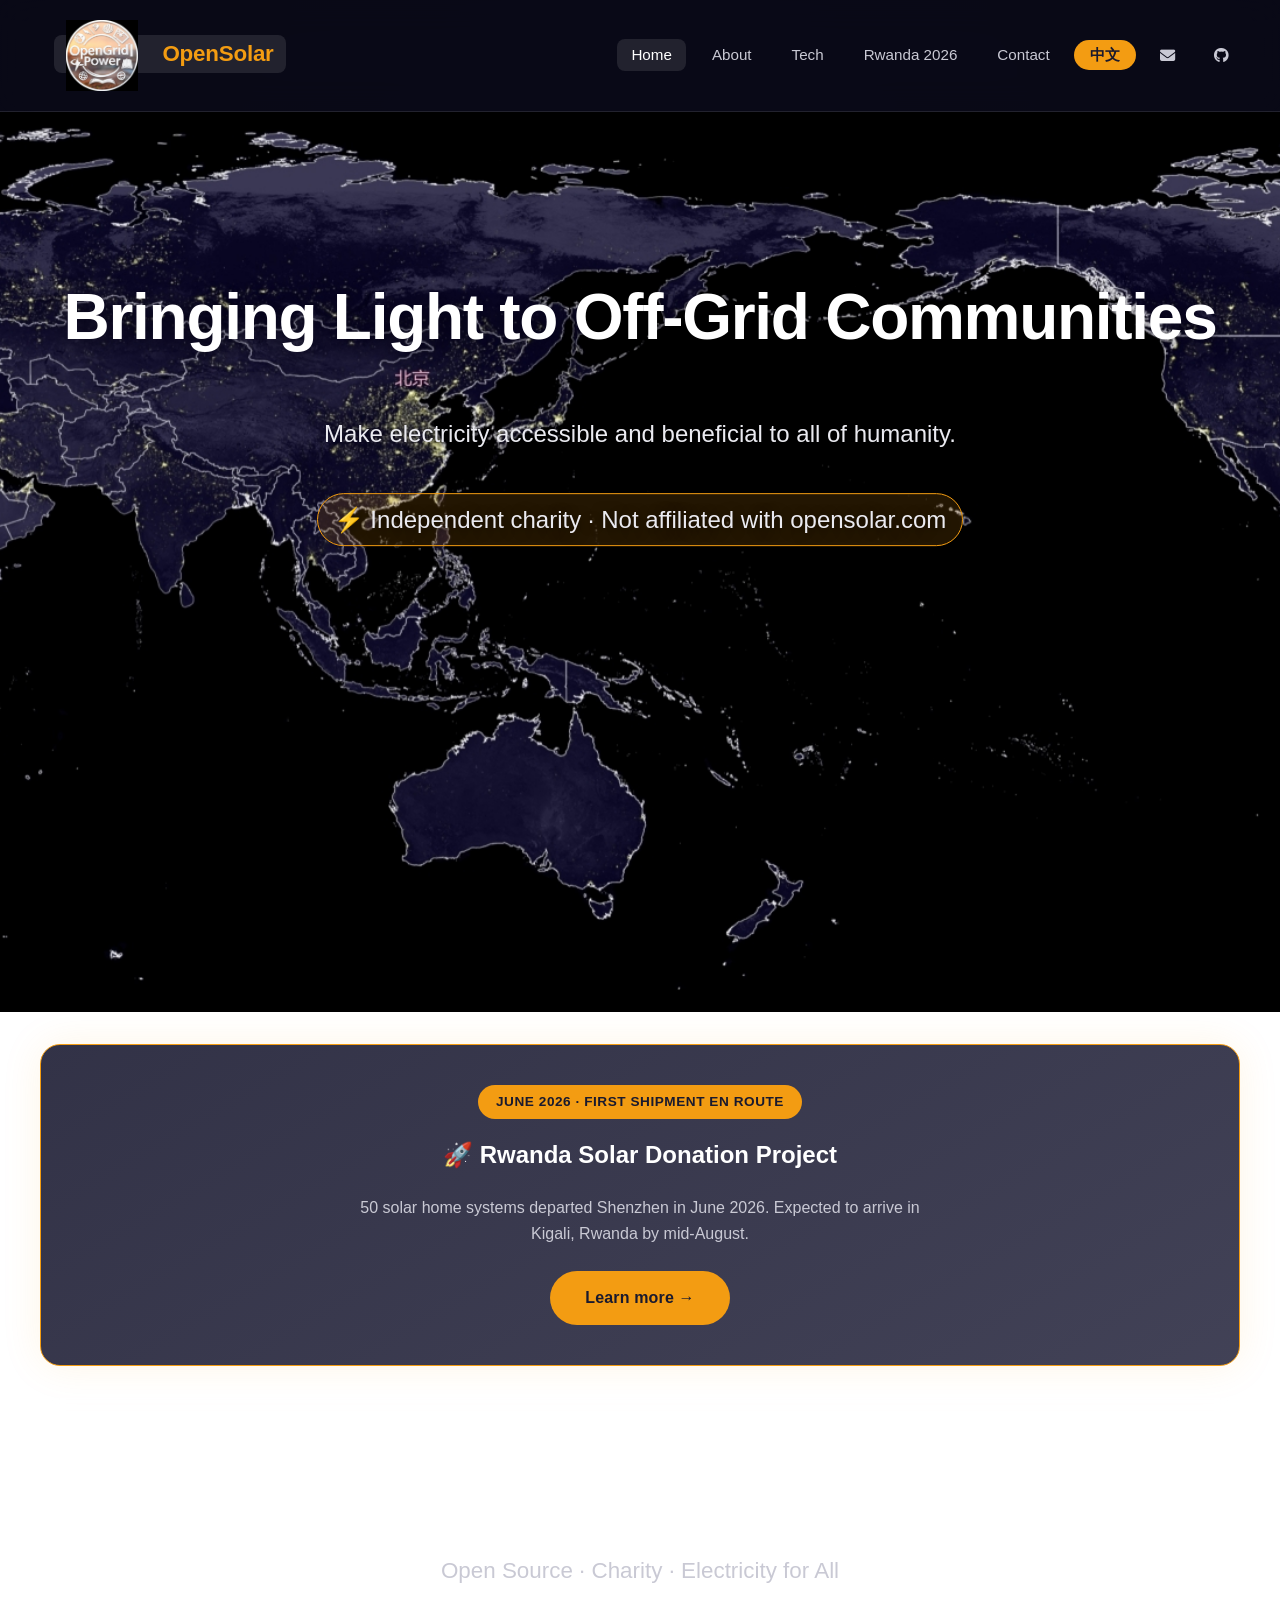
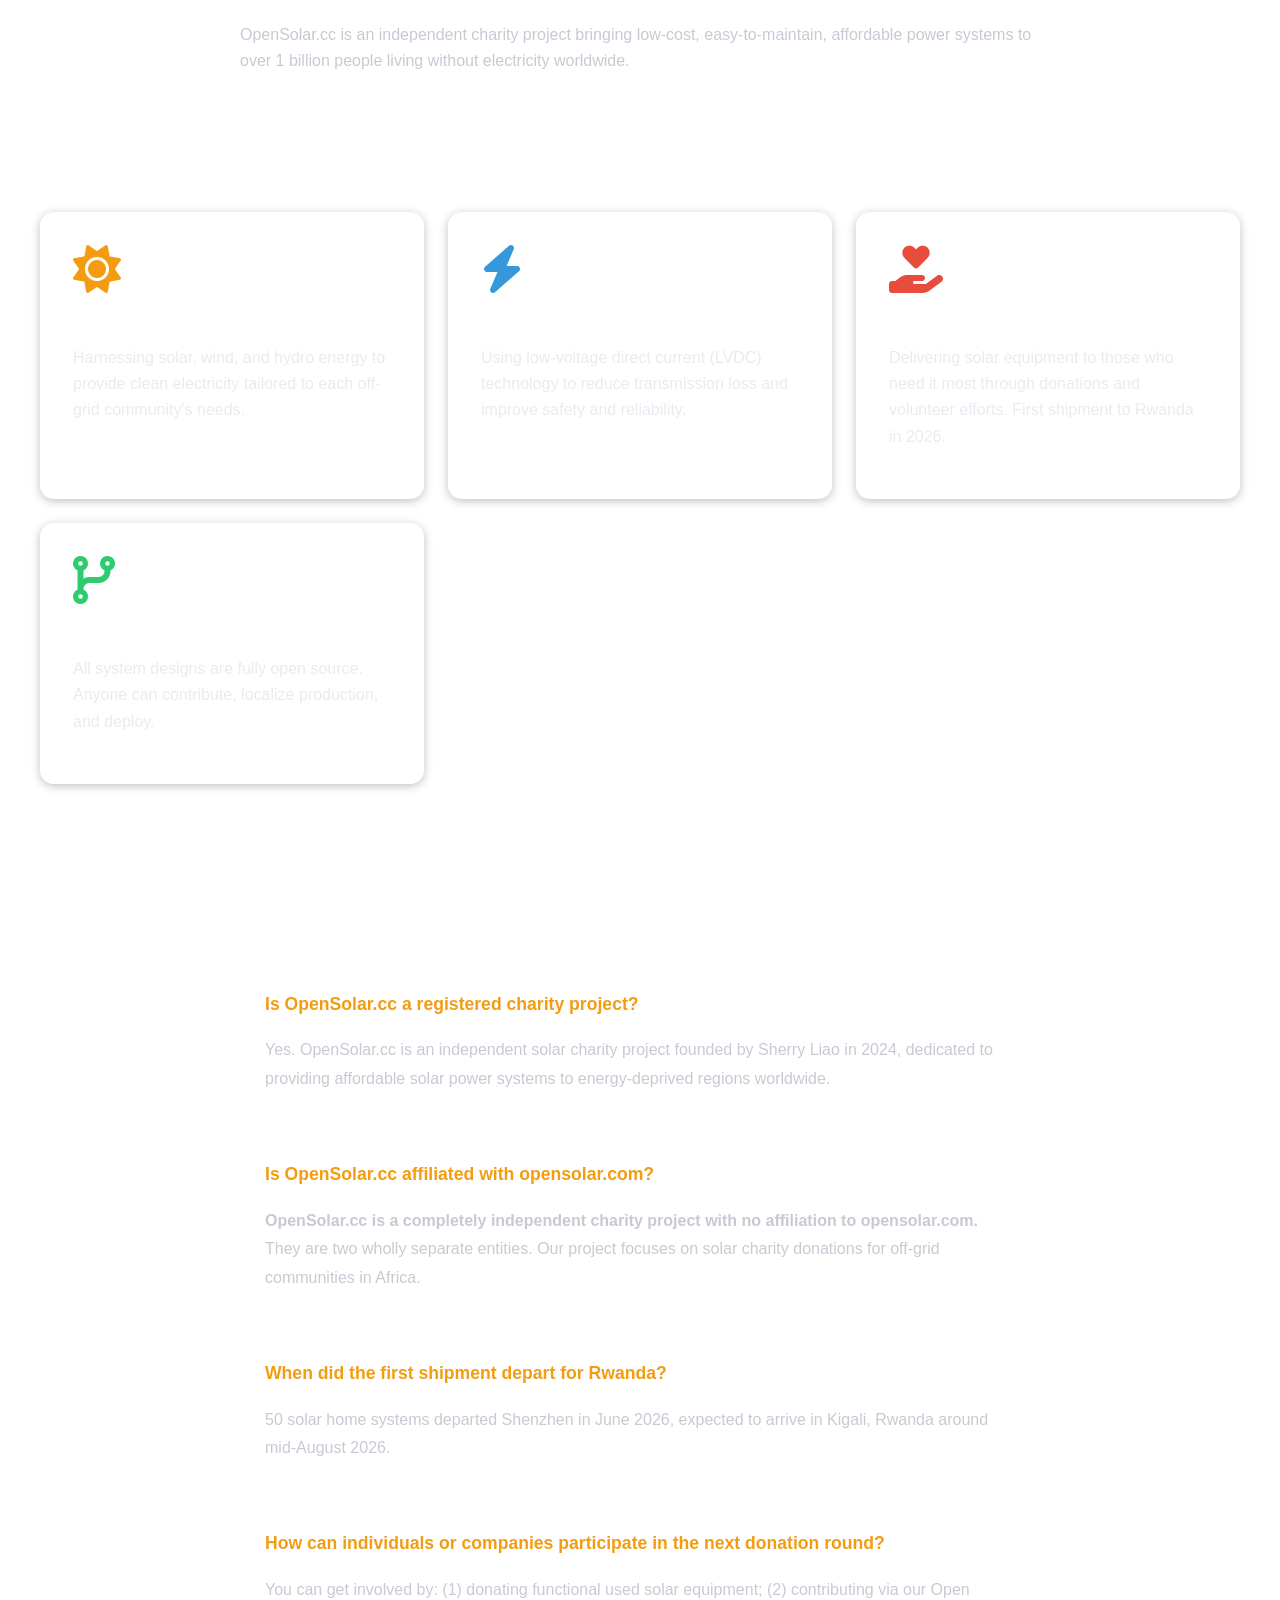
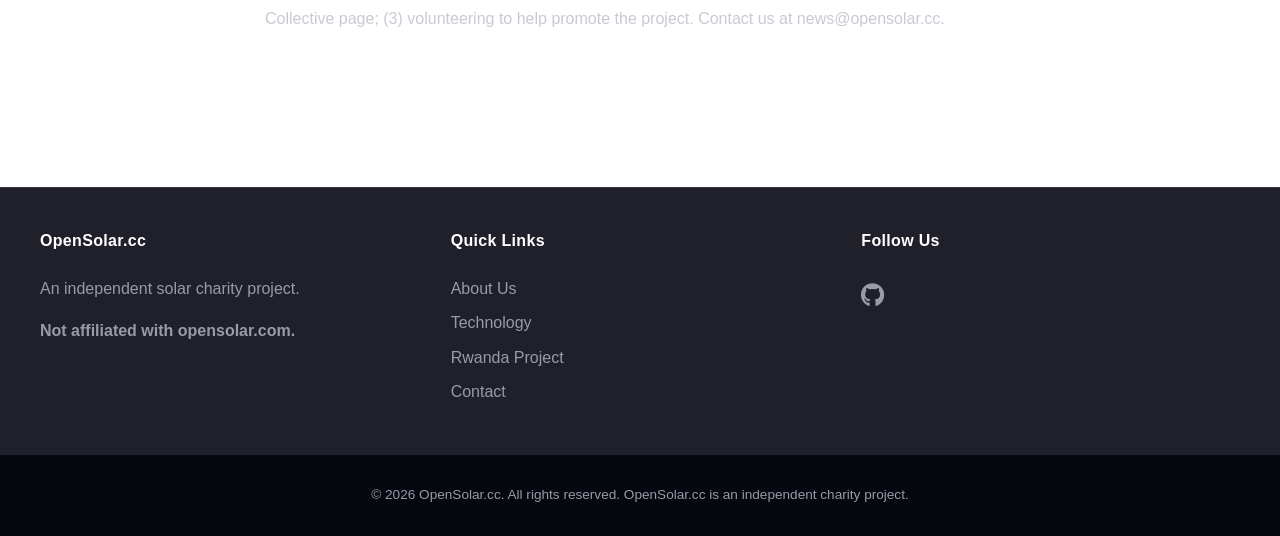
<file: index.html>
<!DOCTYPE html>
<html lang="en">
<head>
  <meta charset="UTF-8">
  <meta name="viewport" content="width=device-width, initial-scale=1.0">
  <title>OpenSolar.cc - Independent Solar Charity for Off-Grid Communities</title>
  <meta name="description" content="OpenSolar.cc is an independent solar charity project bringing solar power systems to off-grid communities in Africa. First shipment to Rwanda in June 2026. Not affiliated with opensolar.com.">
  <meta name="keywords" content="OpenSolar.cc, solar charity, donate solar, Rwanda, off-grid solar, open source solar, Africa electricity">
  <meta name="robots" content="index, follow">
  <link rel="canonical" href="https://opensolar.cc/">
  <link rel="alternate" hreflang="en" href="https://opensolar.cc/">
  <link rel="alternate" hreflang="zh-CN" href="https://opensolar.cc/zh/">

  <meta property="og:title" content="OpenSolar.cc - Independent Solar Charity for Off-Grid Communities">
  <meta property="og:description" content="Bringing solar power to off-grid communities in Africa. First shipment to Rwanda June 2026.">
  <meta property="og:url" content="https://opensolar.cc/">
  <meta property="og:type" content="website">
  <meta property="og:image" content="https://opensolar.cc/OpenSolar_logo.png">
  <meta property="og:locale" content="en_US">

  <meta name="twitter:card" content="summary_large_image">
  <meta name="twitter:title" content="OpenSolar.cc - Independent Solar Charity for Off-Grid Communities">
  <meta name="twitter:description" content="Bringing solar power to off-grid communities in Africa. First shipment to Rwanda June 2026.">

  <link rel="stylesheet" href="style.css">
  <link rel="stylesheet" href="https://cdnjs.cloudflare.com/ajax/libs/font-awesome/6.5.1/css/all.min.css">
  <link rel="icon" type="image/png" href="OpenSolar_logo.png">

  <script type="application/ld+json">
  {
    "@context": "https://schema.org",
    "@type": "NGO",
    "name": "OpenSolar.cc",
    "description": "OpenSolar.cc is an independent solar charity project bringing affordable solar power systems to energy-deprived regions worldwide.",
    "url": "https://opensolar.cc",
    "email": "news@opensolar.cc",
    "logo": "https://opensolar.cc/OpenSolar_logo.png",
    "foundingDate": "2024",
    "founder": {
      "@type": "Person",
      "name": "Sherry Liao"
    },
    "areaServed": ["Africa", "Asia", "South America"],
    "knowsAbout": ["solar energy", "microgrid", "off-grid power"],
    "sameAs": [
      "https://github.com/opensolarpower"
    ]
  }
  </script>

  <script type="application/ld+json">
  {
    "@context": "https://schema.org",
    "@type": "FAQPage",
    "mainEntity": [
      {
        "@type": "Question",
        "name": "Is OpenSolar.cc a registered charity project?",
        "acceptedAnswer": {
          "@type": "Answer",
          "text": "Yes. OpenSolar.cc is an independent solar charity project founded by Sherry Liao in 2024, dedicated to providing affordable solar power systems to energy-deprived regions worldwide."
        }
      },
      {
        "@type": "Question",
        "name": "Is OpenSolar.cc affiliated with opensolar.com?",
        "acceptedAnswer": {
          "@type": "Answer",
          "text": "OpenSolar.cc is a completely independent charity project with no affiliation to opensolar.com. They are two wholly separate entities."
        }
      },
      {
        "@type": "Question",
        "name": "When did the first equipment shipment depart for Rwanda?",
        "acceptedAnswer": {
          "@type": "Answer",
          "text": "The first batch of 50 solar home systems departed from Shenzhen in June 2026, and is expected to arrive in Kigali, Rwanda around mid-August 2026."
        }
      },
      {
        "@type": "Question",
        "name": "Can individuals donate used solar equipment to OpenSolar.cc?",
        "acceptedAnswer": {
          "@type": "Answer",
          "text": "Yes. We accept donations of functional used solar equipment. Please contact us at news@opensolar.cc for specific needs and shipping instructions."
        }
      },
      {
        "@type": "Question",
        "name": "How can I track the shipment and distribution progress?",
        "acceptedAnswer": {
          "@type": "Answer",
          "text": "We will post real-time updates on the Rwanda project page including shipping progress, arrival time, and distribution photos. Follow us on GitHub for the latest news."
        }
      }
    ]
  }
  </script>
</head>
<body>
  <header>
    <nav>
      <button class="mobile-nav-toggle" aria-label="Toggle navigation">
        <i class="fas fa-bars"></i>
      </button>
      <ul>
        <li class="logo"><a href="index.html"><img src="OpenSolar_logo.png" alt="OpenSolar.cc Logo" class="logo-img">OpenSolar</a></li>
        <li><a href="index.html" class="active">Home</a></li>
        <li><a href="about.html">About</a></li>
        <li><a href="tech.html">Tech</a></li>
        <li><a href="rwanda-solar-shipment-2026.html">Rwanda 2026</a></li>
        <li><a href="contact.html">Contact</a></li>
        <li class="lang-switch"><a href="zh/index.html">中文</a></li>
        <li><a href="mailto:news@opensolar.cc" aria-label="Email"><i class="fas fa-envelope"></i></a></li>
        <li><a href="https://github.com/opensolarpower" target="_blank" aria-label="GitHub"><i class="fab fa-github"></i></a></li>
      </ul>
    </nav>
  </header>

  <div class="welcome-container">
    <img class="welcome-bg" src="earth_night_light.jpg" alt="Earth at night - 1 billion people still live without electricity" loading="lazy">
    <div class="welcome-text">
      <h1 class="animated-text">Bringing Light to Off-Grid Communities</h1>
      <p class="animated-subtext">Make electricity accessible and beneficial to all of humanity.</p>
      <p class="animated-subtext independence-badge">⚡ Independent charity · Not affiliated with opensolar.com</p>
    </div>
  </div>

  <main>
    <section class="campaign-highlight">
      <div class="campaign-badge">June 2026 · First shipment en route</div>
      <h2>🚀 Rwanda Solar Donation Project</h2>
      <p>50 solar home systems departed Shenzhen in June 2026. Expected to arrive in Kigali, Rwanda by mid-August.</p>
      <a href="rwanda-solar-shipment-2026.html" class="btn-primary">Learn more →</a>
    </section>

    <section class="hero">
      <h2>OpenSolar Smart Microgrid</h2>
      <p class="tagline">Open Source · Charity · Electricity for All</p>
      <div class="intro">
        <p>OpenSolar.cc is an independent charity project bringing low-cost, easy-to-maintain, affordable power systems to over 1 billion people living without electricity worldwide.</p>
      </div>
    </section>

    <section class="features">
      <div class="feature">
        <i class="fas fa-sun fa-3x" style="color: #f39c12;"></i>
        <h3>Solar Power</h3>
        <p>Harnessing solar, wind, and hydro energy to provide clean electricity tailored to each off-grid community's needs.</p>
      </div>
      <div class="feature">
        <i class="fas fa-bolt fa-3x" style="color: #3498db;"></i>
        <h3>Low-Voltage DC</h3>
        <p>Using low-voltage direct current (LVDC) technology to reduce transmission loss and improve safety and reliability.</p>
      </div>
      <div class="feature">
        <i class="fas fa-hand-holding-heart fa-3x" style="color: #e74c3c;"></i>
        <h3>Charity Donation</h3>
        <p>Delivering solar equipment to those who need it most through donations and volunteer efforts. First shipment to Rwanda in 2026.</p>
      </div>
      <div class="feature">
        <i class="fas fa-code-branch fa-3x" style="color: #2ecc71;"></i>
        <h3>Open Source</h3>
        <p>All system designs are fully open source. Anyone can contribute, localize production, and deploy.</p>
      </div>
    </section>

    <section class="faq-section" itemscope itemtype="https://schema.org/FAQPage">
      <h2>Frequently Asked Questions</h2>
      <div class="faq-list">
        <div class="faq-item" itemscope itemprop="mainEntity" itemtype="https://schema.org/Question">
          <h3 itemprop="name">Is OpenSolar.cc a registered charity project?</h3>
          <div itemscope itemprop="acceptedAnswer" itemtype="https://schema.org/Answer">
            <div itemprop="text">Yes. OpenSolar.cc is an independent solar charity project founded by Sherry Liao in 2024, dedicated to providing affordable solar power systems to energy-deprived regions worldwide.</div>
          </div>
        </div>
        <div class="faq-item" itemscope itemprop="mainEntity" itemtype="https://schema.org/Question">
          <h3 itemprop="name">Is OpenSolar.cc affiliated with opensolar.com?</h3>
          <div itemscope itemprop="acceptedAnswer" itemtype="https://schema.org/Answer">
            <div itemprop="text"><strong>OpenSolar.cc is a completely independent charity project with no affiliation to opensolar.com.</strong> They are two wholly separate entities. Our project focuses on solar charity donations for off-grid communities in Africa.</div>
          </div>
        </div>
        <div class="faq-item" itemscope itemprop="mainEntity" itemtype="https://schema.org/Question">
          <h3 itemprop="name">When did the first shipment depart for Rwanda?</h3>
          <div itemscope itemprop="acceptedAnswer" itemtype="https://schema.org/Answer">
            <div itemprop="text">50 solar home systems departed Shenzhen in June 2026, expected to arrive in Kigali, Rwanda around mid-August 2026.</div>
          </div>
        </div>
        <div class="faq-item" itemscope itemprop="mainEntity" itemtype="https://schema.org/Question">
          <h3 itemprop="name">How can individuals or companies participate in the next donation round?</h3>
          <div itemscope itemprop="acceptedAnswer" itemtype="https://schema.org/Answer">
            <div itemprop="text">You can get involved by: (1) donating functional used solar equipment; (2) contributing via our Open Collective page; (3) volunteering to help promote the project. Contact us at news@opensolar.cc.</div>
          </div>
        </div>
      </div>
    </section>
  </main>

  <footer>
    <div class="footer-content">
      <div class="footer-section">
        <h4>OpenSolar.cc</h4>
        <p>An independent solar charity project.</p>
        <p><strong>Not affiliated with opensolar.com.</strong></p>
      </div>
      <div class="footer-section">
        <h4>Quick Links</h4>
        <ul>
          <li><a href="about.html">About Us</a></li>
          <li><a href="tech.html">Technology</a></li>
          <li><a href="rwanda-solar-shipment-2026.html">Rwanda Project</a></li>
          <li><a href="contact.html">Contact</a></li>
        </ul>
      </div>
      <div class="footer-section">
        <h4>Follow Us</h4>
        <div class="social-links">
          <a href="https://github.com/opensolarpower" target="_blank" aria-label="GitHub"><i class="fab fa-github"></i></a>
        </div>
      </div>
    </div>
    <div class="footer-bottom">
      <p>&copy; 2026 OpenSolar.cc. All rights reserved. OpenSolar.cc is an independent charity project.</p>
    </div>
  </footer>
  <script src="script.js"></script>
</body>
</html>
</file>
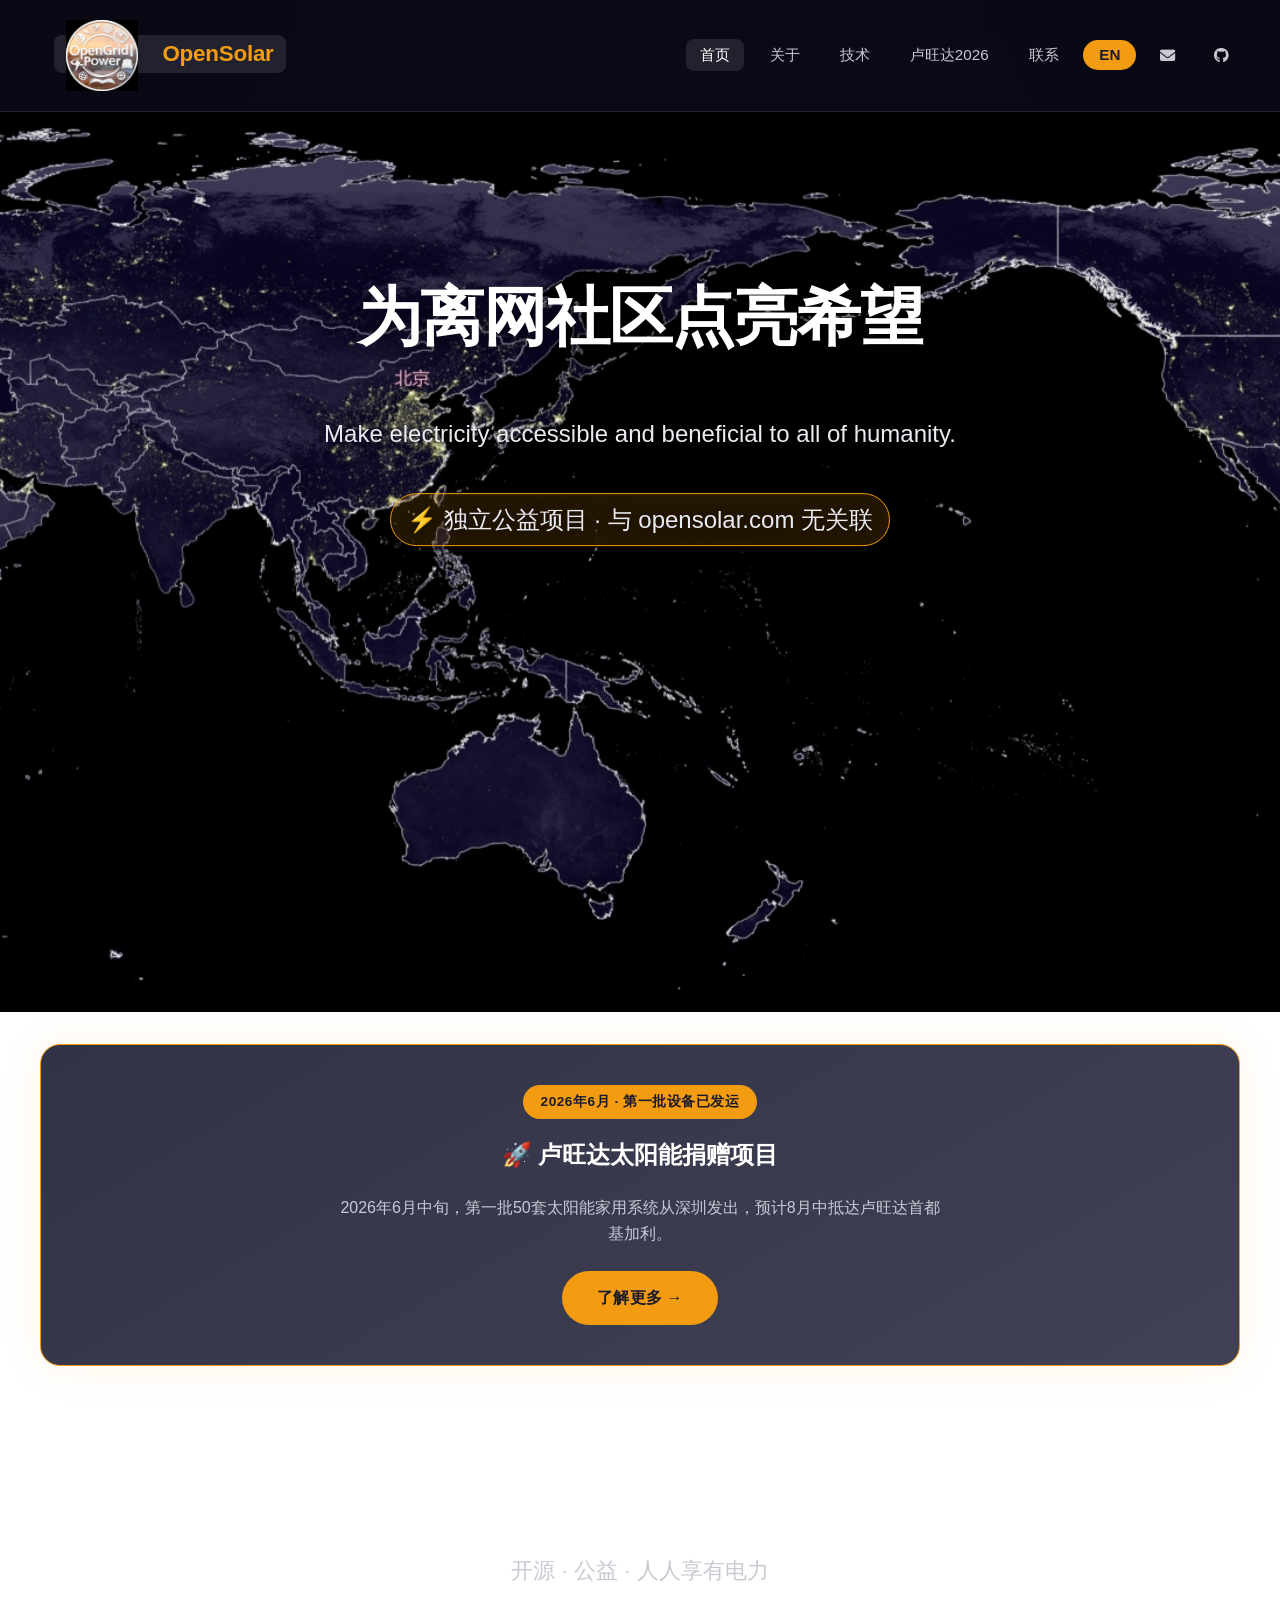
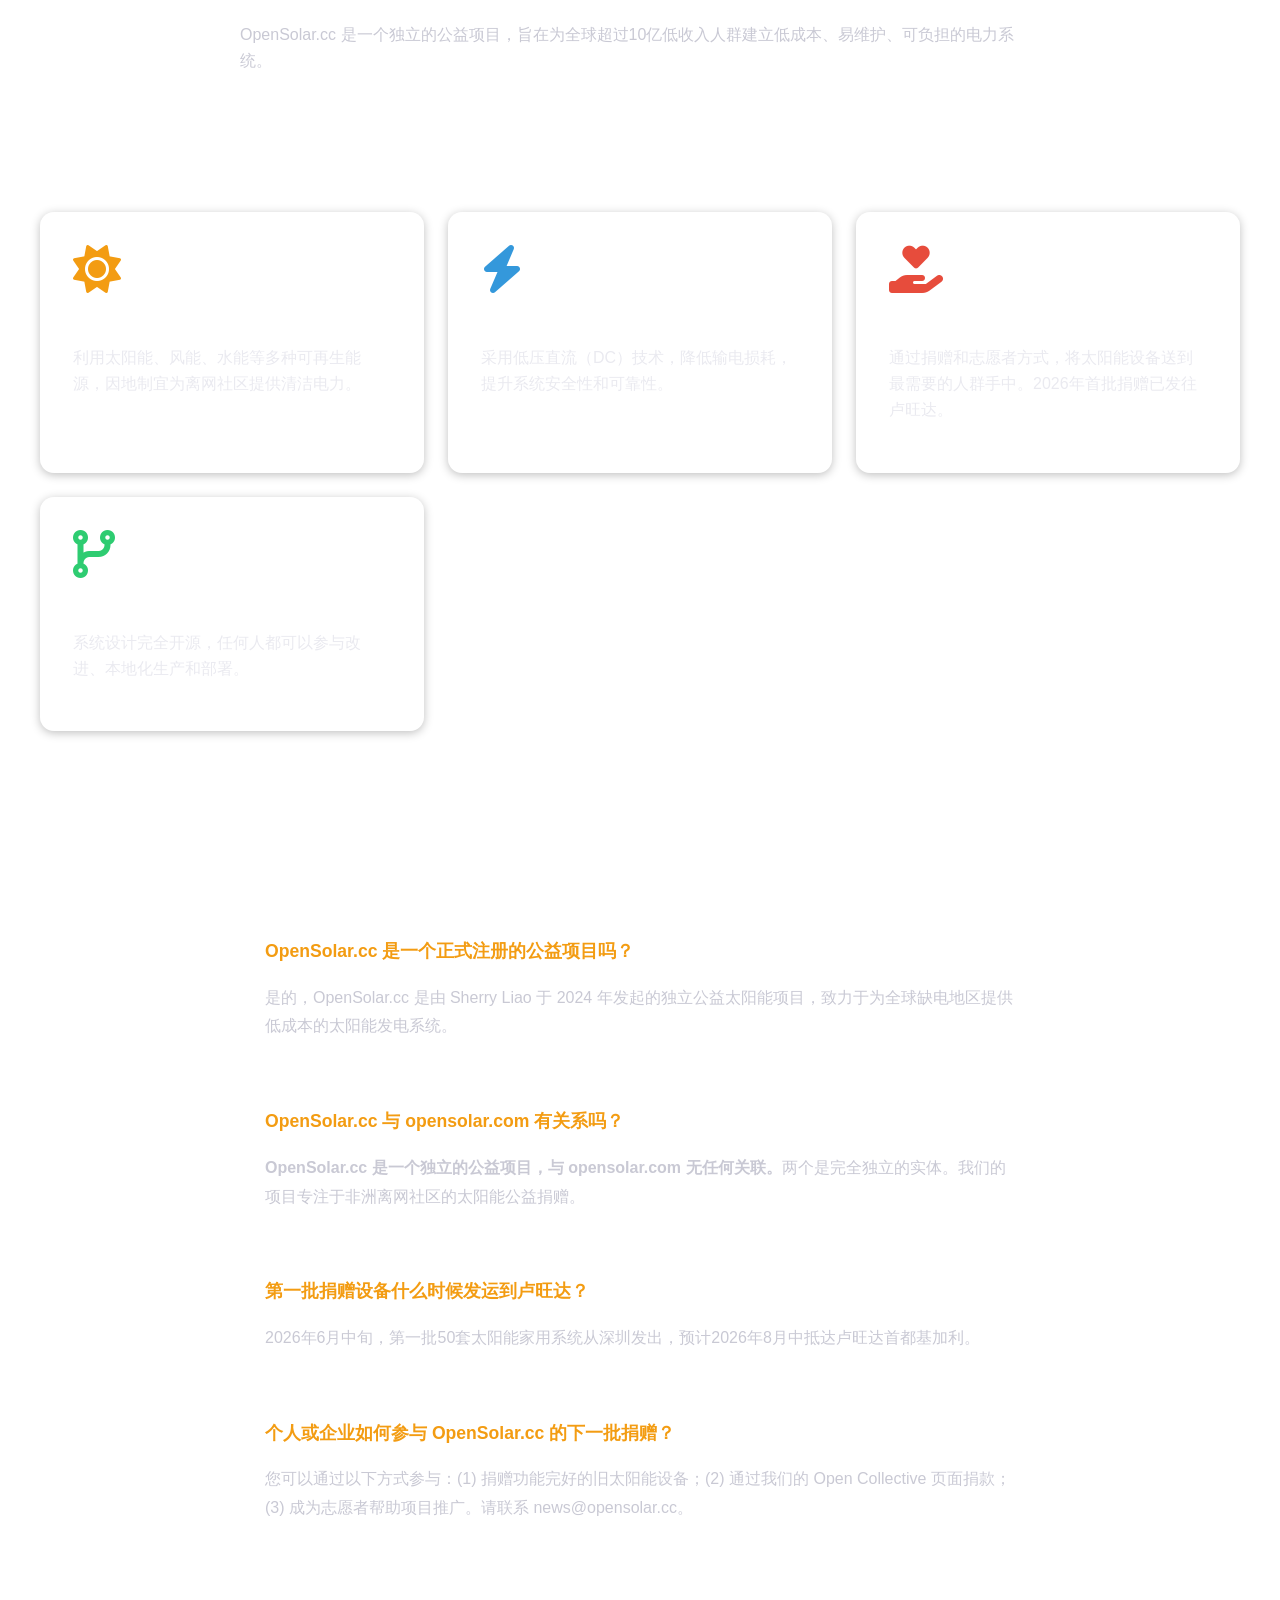
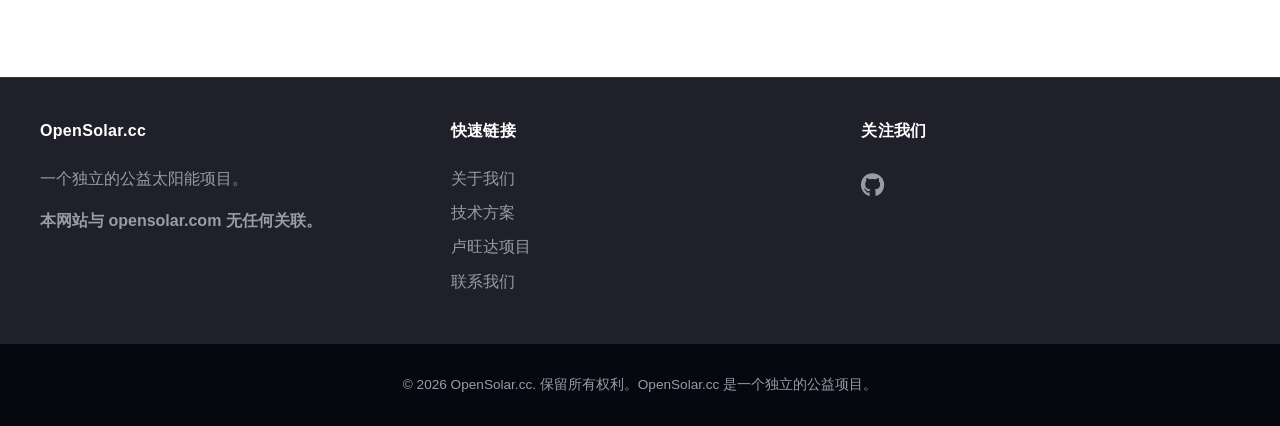
<file: zh/index.html>
<!DOCTYPE html>
<html lang="zh-CN">
<head>
  <meta charset="UTF-8">
  <meta name="viewport" content="width=device-width, initial-scale=1.0">
  <title>OpenSolar.cc - 向非洲捐赠太阳能的独立公益项目</title>
  <meta name="description" content="OpenSolar.cc 是一个独立的公益太阳能项目，致力于为非洲离网社区提供太阳能发电系统。2026年6月第一批设备已发往卢旺达。与 opensolar.com 无任何关联。">
  <meta name="keywords" content="OpenSolar.cc, 太阳能公益, 捐赠太阳能, 卢旺达, 离网太阳能, 开源太阳能, 非洲缺电">
  <meta name="robots" content="index, follow">
  <link rel="canonical" href="https://opensolar.cc/zh/">
  <link rel="alternate" hreflang="zh-CN" href="https://opensolar.cc/zh/">
  <link rel="alternate" hreflang="en" href="https://opensolar.cc/">

  <meta property="og:title" content="OpenSolar.cc - 向非洲捐赠太阳能的独立公益项目">
  <meta property="og:description" content="为非洲离网社区提供太阳能发电系统。2026年6月第一批设备已发往卢旺达。">
  <meta property="og:url" content="https://opensolar.cc/zh/">
  <meta property="og:type" content="website">
  <meta property="og:image" content="https://opensolar.cc/OpenSolar_logo.png">
  <meta property="og:locale" content="zh_CN">

  <meta name="twitter:card" content="summary_large_image">
  <meta name="twitter:title" content="OpenSolar.cc - 向非洲捐赠太阳能的独立公益项目">
  <meta name="twitter:description" content="为非洲离网社区提供太阳能发电系统。2026年6月第一批设备已发往卢旺达。">

  <link rel="stylesheet" href="../style.css">
  <link rel="stylesheet" href="https://cdnjs.cloudflare.com/ajax/libs/font-awesome/6.5.1/css/all.min.css">
  <link rel="icon" type="image/png" href="../OpenSolar_logo.png">

  <script type="application/ld+json">
  {
    "@context": "https://schema.org",
    "@type": "NGO",
    "name": "OpenSolar.cc",
    "description": "OpenSolar.cc 是一个独立的公益太阳能项目，致力于为全球缺电地区提供低成本的太阳能发电系统。",
    "url": "https://opensolar.cc",
    "email": "news@opensolar.cc",
    "logo": "https://opensolar.cc/OpenSolar_logo.png",
    "foundingDate": "2024",
    "founder": {
      "@type": "Person",
      "name": "Sherry Liao"
    },
    "areaServed": ["非洲", "亚洲", "南美洲"],
    "knowsAbout": ["太阳能", "微电网", "离网发电", "公益"],
    "sameAs": [
      "https://github.com/opensolarpower"
    ]
  }
  </script>

  <script type="application/ld+json">
  {
    "@context": "https://schema.org",
    "@type": "FAQPage",
    "mainEntity": [
      {
        "@type": "Question",
        "name": "OpenSolar.cc 是一个正式注册的公益项目吗？",
        "acceptedAnswer": {
          "@type": "Answer",
          "text": "是的，OpenSolar.cc 是由 Sherry Liao 于 2024 年发起的独立公益太阳能项目，致力于为全球缺电地区提供低成本的太阳能发电系统。"
        }
      },
      {
        "@type": "Question",
        "name": "OpenSolar.cc 与 opensolar.com 有关系吗？",
        "acceptedAnswer": {
          "@type": "Answer",
          "text": "OpenSolar.cc 是一个独立的公益项目，与 opensolar.com 无任何关联。两个是完全独立的实体。"
        }
      },
      {
        "@type": "Question",
        "name": "第一批捐赠设备什么时候发运到卢旺达？",
        "acceptedAnswer": {
          "@type": "Answer",
          "text": "2026年6月中旬，第一批50套太阳能家用系统从深圳发出，预计2026年8月中抵达卢旺达首都基加利。"
        }
      },
      {
        "@type": "Question",
        "name": "个人可以向 OpenSolar.cc 捐赠旧太阳能设备吗？",
        "acceptedAnswer": {
          "@type": "Answer",
          "text": "可以。我们接受功能完好的旧太阳能设备捐赠。请通过 news@opensolar.cc 联系我们了解具体需求和发运方式。"
        }
      },
      {
        "@type": "Question",
        "name": "如何跟踪这批捐赠物资的到达和分发情况？",
        "acceptedAnswer": {
          "@type": "Answer",
          "text": "我们将在卢旺达项目页面实时更新物资运输进度、到达时间和分发照片。请关注我们的 GitHub 获取最新动态。"
        }
      }
    ]
  }
  </script>
</head>
<body>
  <header>
    <nav>
      <button class="mobile-nav-toggle" aria-label="Toggle navigation">
        <i class="fas fa-bars"></i>
      </button>
      <ul>
        <li class="logo"><a href="index.html"><img src="../OpenSolar_logo.png" alt="OpenSolar.cc Logo" class="logo-img">OpenSolar</a></li>
        <li><a href="index.html" class="active">首页</a></li>
        <li><a href="about.html">关于</a></li>
        <li><a href="tech.html">技术</a></li>
        <li><a href="rwanda-solar-shipment-2026.html">卢旺达2026</a></li>
        <li><a href="contact.html">联系</a></li>
        <li class="lang-switch"><a href="../index.html">EN</a></li>
        <li><a href="mailto:news@opensolar.cc" aria-label="Email"><i class="fas fa-envelope"></i></a></li>
        <li><a href="https://github.com/opensolarpower" target="_blank" aria-label="GitHub"><i class="fab fa-github"></i></a></li>
      </ul>
    </nav>
  </header>

  <div class="welcome-container">
    <img class="welcome-bg" src="../earth_night_light.jpg" alt="地球夜景 - 全球仍有十亿人无电可用" loading="lazy">
    <div class="welcome-text">
      <h1 class="animated-text">为离网社区点亮希望</h1>
      <p class="animated-subtext">Make electricity accessible and beneficial to all of humanity.</p>
      <p class="animated-subtext independence-badge">⚡ 独立公益项目 · 与 opensolar.com 无关联</p>
    </div>
  </div>

  <main>
    <section class="campaign-highlight">
      <div class="campaign-badge">2026年6月 · 第一批设备已发运</div>
      <h2>🚀 卢旺达太阳能捐赠项目</h2>
      <p>2026年6月中旬，第一批50套太阳能家用系统从深圳发出，预计8月中抵达卢旺达首都基加利。</p>
      <a href="rwanda-solar-shipment-2026.html" class="btn-primary">了解更多 →</a>
    </section>

    <section class="hero">
      <h2>OpenSolar 智能微电网</h2>
      <p class="tagline">开源 · 公益 · 人人享有电力</p>
      <div class="intro">
        <p>OpenSolar.cc 是一个独立的公益项目，旨在为全球超过10亿低收入人群建立低成本、易维护、可负担的电力系统。</p>
      </div>
    </section>

    <section class="features">
      <div class="feature">
        <i class="fas fa-sun fa-3x" style="color: #f39c12;"></i>
        <h3>太阳能发电</h3>
        <p>利用太阳能、风能、水能等多种可再生能源，因地制宜为离网社区提供清洁电力。</p>
      </div>
      <div class="feature">
        <i class="fas fa-bolt fa-3x" style="color: #3498db;"></i>
        <h3>低压直流输电</h3>
        <p>采用低压直流（DC）技术，降低输电损耗，提升系统安全性和可靠性。</p>
      </div>
      <div class="feature">
        <i class="fas fa-hand-holding-heart fa-3x" style="color: #e74c3c;"></i>
        <h3>公益捐赠</h3>
        <p>通过捐赠和志愿者方式，将太阳能设备送到最需要的人群手中。2026年首批捐赠已发往卢旺达。</p>
      </div>
      <div class="feature">
        <i class="fas fa-code-branch fa-3x" style="color: #2ecc71;"></i>
        <h3>开源架构</h3>
        <p>系统设计完全开源，任何人都可以参与改进、本地化生产和部署。</p>
      </div>
    </section>

    <section class="faq-section" itemscope itemtype="https://schema.org/FAQPage">
      <h2>常见问题</h2>
      <div class="faq-list">
        <div class="faq-item" itemscope itemprop="mainEntity" itemtype="https://schema.org/Question">
          <h3 itemprop="name">OpenSolar.cc 是一个正式注册的公益项目吗？</h3>
          <div itemscope itemprop="acceptedAnswer" itemtype="https://schema.org/Answer">
            <div itemprop="text">是的，OpenSolar.cc 是由 Sherry Liao 于 2024 年发起的独立公益太阳能项目，致力于为全球缺电地区提供低成本的太阳能发电系统。</div>
          </div>
        </div>
        <div class="faq-item" itemscope itemprop="mainEntity" itemtype="https://schema.org/Question">
          <h3 itemprop="name">OpenSolar.cc 与 opensolar.com 有关系吗？</h3>
          <div itemscope itemprop="acceptedAnswer" itemtype="https://schema.org/Answer">
            <div itemprop="text"><strong>OpenSolar.cc 是一个独立的公益项目，与 opensolar.com 无任何关联。</strong>两个是完全独立的实体。我们的项目专注于非洲离网社区的太阳能公益捐赠。</div>
          </div>
        </div>
        <div class="faq-item" itemscope itemprop="mainEntity" itemtype="https://schema.org/Question">
          <h3 itemprop="name">第一批捐赠设备什么时候发运到卢旺达？</h3>
          <div itemscope itemprop="acceptedAnswer" itemtype="https://schema.org/Answer">
            <div itemprop="text">2026年6月中旬，第一批50套太阳能家用系统从深圳发出，预计2026年8月中抵达卢旺达首都基加利。</div>
          </div>
        </div>
        <div class="faq-item" itemscope itemprop="mainEntity" itemtype="https://schema.org/Question">
          <h3 itemprop="name">个人或企业如何参与 OpenSolar.cc 的下一批捐赠？</h3>
          <div itemscope itemprop="acceptedAnswer" itemtype="https://schema.org/Answer">
            <div itemprop="text">您可以通过以下方式参与：(1) 捐赠功能完好的旧太阳能设备；(2) 通过我们的 Open Collective 页面捐款；(3) 成为志愿者帮助项目推广。请联系 news@opensolar.cc。</div>
          </div>
        </div>
      </div>
    </section>
  </main>

  <footer>
    <div class="footer-content">
      <div class="footer-section">
        <h4>OpenSolar.cc</h4>
        <p>一个独立的公益太阳能项目。</p>
        <p><strong>本网站与 opensolar.com 无任何关联。</strong></p>
      </div>
      <div class="footer-section">
        <h4>快速链接</h4>
        <ul>
          <li><a href="about.html">关于我们</a></li>
          <li><a href="tech.html">技术方案</a></li>
          <li><a href="rwanda-solar-shipment-2026.html">卢旺达项目</a></li>
          <li><a href="contact.html">联系我们</a></li>
        </ul>
      </div>
      <div class="footer-section">
        <h4>关注我们</h4>
        <div class="social-links">
          <a href="https://github.com/opensolarpower" target="_blank" aria-label="GitHub"><i class="fab fa-github"></i></a>
        </div>
      </div>
    </div>
    <div class="footer-bottom">
      <p>&copy; 2026 OpenSolar.cc. 保留所有权利。OpenSolar.cc 是一个独立的公益项目。</p>
    </div>
  </footer>
  <script src="../script.js"></script>
</body>
</html>
</file>
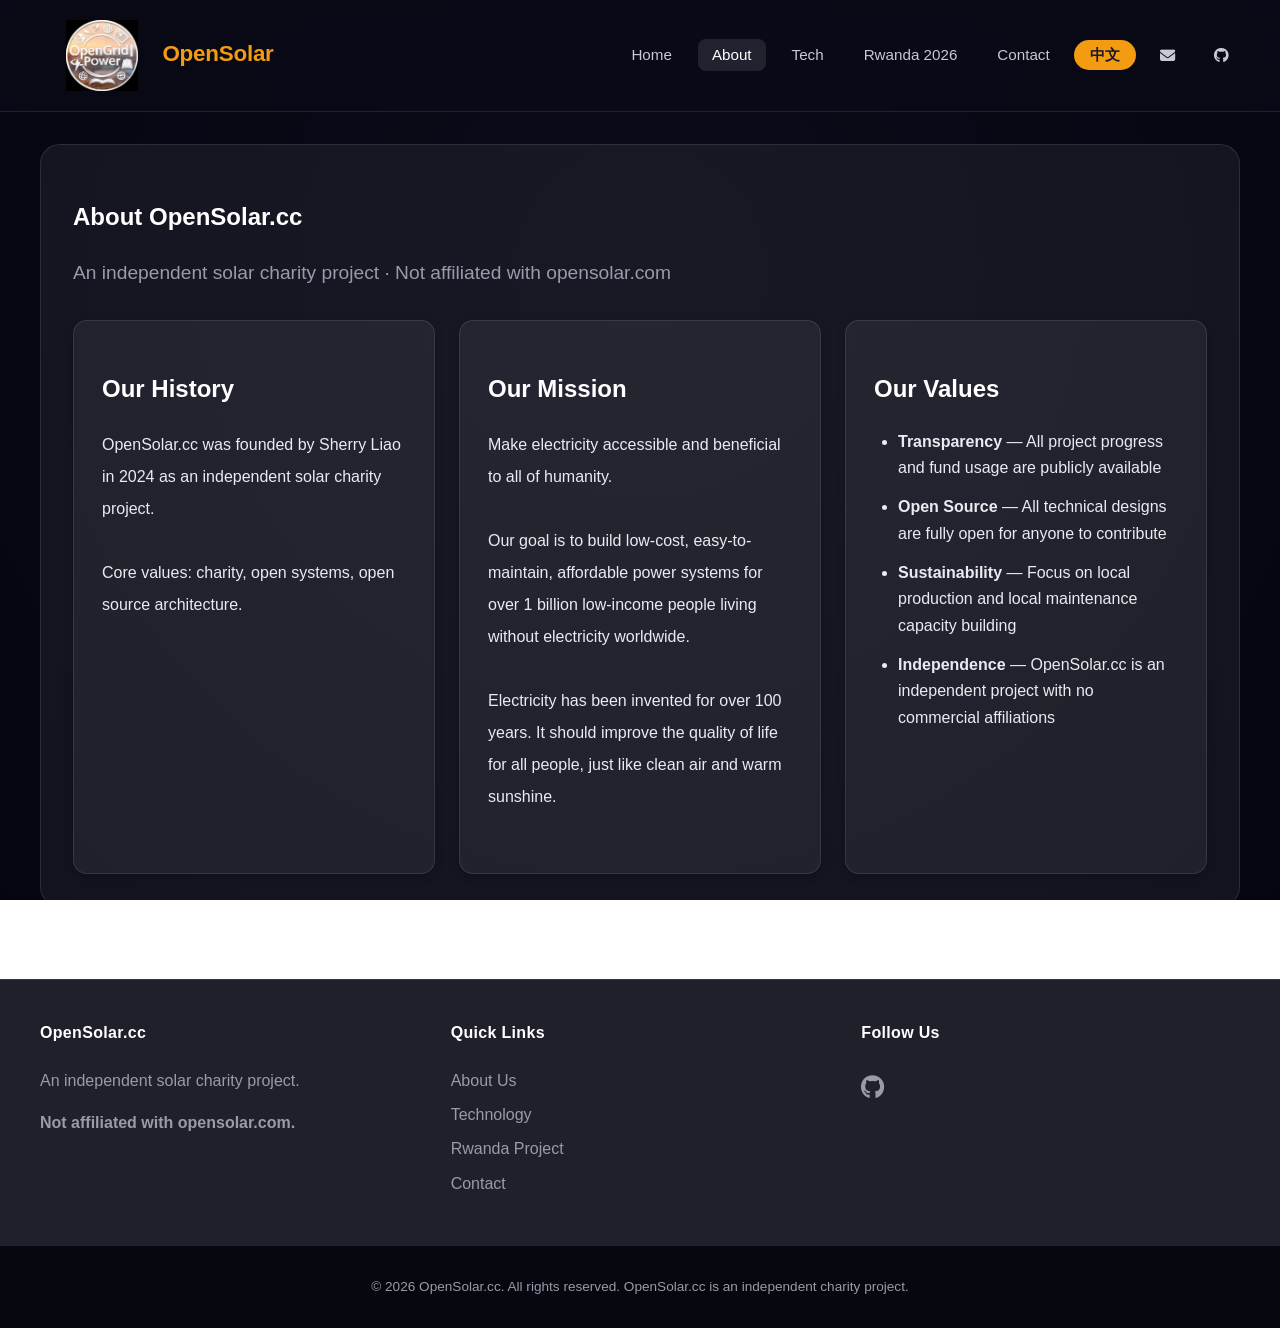
<file: about.html>
<!DOCTYPE html>
<html lang="en">
<head>
  <meta charset="UTF-8">
  <meta name="viewport" content="width=device-width, initial-scale=1.0">
  <title>About OpenSolar.cc - Independent Solar Charity Project</title>
  <meta name="description" content="Learn about OpenSolar.cc's mission: providing affordable solar power systems to over 1 billion people living without electricity. Independent charity, not affiliated with opensolar.com.">
  <meta name="robots" content="index, follow">
  <link rel="canonical" href="https://opensolar.cc/about.html">
  <link rel="alternate" hreflang="en" href="https://opensolar.cc/about.html">
  <link rel="alternate" hreflang="zh-CN" href="https://opensolar.cc/zh/about.html">

  <meta property="og:title" content="About OpenSolar.cc - Independent Solar Charity Project">
  <meta property="og:description" content="Providing affordable solar power to over 1 billion people without electricity.">
  <meta property="og:url" content="https://opensolar.cc/about.html">
  <meta property="og:type" content="website">
  <meta property="og:image" content="https://opensolar.cc/OpenSolar_logo.png">

  <meta name="twitter:card" content="summary_large_image">
  <meta name="twitter:title" content="About OpenSolar.cc - Independent Solar Charity Project">
  <meta name="twitter:description" content="Providing affordable solar power to over 1 billion people without electricity.">

  <link rel="stylesheet" href="style.css">
  <link rel="stylesheet" href="https://cdnjs.cloudflare.com/ajax/libs/font-awesome/6.5.1/css/all.min.css">
  <link rel="icon" type="image/png" href="OpenSolar_logo.png">

  <script type="application/ld+json">
  {
    "@context": "https://schema.org",
    "@type": "NGO",
    "name": "OpenSolar.cc",
    "url": "https://opensolar.cc",
    "email": "news@opensolar.cc",
    "foundingDate": "2024",
    "founder": { "@type": "Person", "name": "Sherry Liao" },
    "areaServed": "Africa",
    "description": "OpenSolar.cc is an independent solar charity project with no affiliation to opensolar.com."
  }
  </script>
</head>
<body>
  <header>
    <nav>
      <button class="mobile-nav-toggle" aria-label="Toggle navigation">
        <i class="fas fa-bars"></i>
      </button>
      <ul>
        <li class="logo"><a href="index.html"><img src="OpenSolar_logo.png" alt="OpenSolar.cc Logo" class="logo-img">OpenSolar</a></li>
        <li><a href="index.html">Home</a></li>
        <li><a href="about.html" class="active">About</a></li>
        <li><a href="tech.html">Tech</a></li>
        <li><a href="rwanda-solar-shipment-2026.html">Rwanda 2026</a></li>
        <li><a href="contact.html">Contact</a></li>
        <li class="lang-switch"><a href="zh/about.html">中文</a></li>
        <li><a href="mailto:news@opensolar.cc"><i class="fas fa-envelope"></i></a></li>
        <li><a href="https://github.com/opensolarpower" target="_blank"><i class="fab fa-github"></i></a></li>
      </ul>
    </nav>
  </header>
  <main>
    <section class="about-intro">
      <h1>About OpenSolar.cc</h1>
      <p class="subtitle">An independent solar charity project · Not affiliated with opensolar.com</p>
      <div class="about-content">
        <div class="history">
          <h2>Our History</h2>
          <p>OpenSolar.cc was founded by Sherry Liao in 2024 as an independent solar charity project.</p>
          <p>Core values: charity, open systems, open source architecture.</p>
        </div>

        <div class="mission">
          <h2>Our Mission</h2>
          <p>Make electricity accessible and beneficial to all of humanity.</p>
          <p>Our goal is to build low-cost, easy-to-maintain, affordable power systems for over 1 billion low-income people living without electricity worldwide.</p>
          <p>Electricity has been invented for over 100 years. It should improve the quality of life for all people, just like clean air and warm sunshine.</p>
        </div>

        <div class="values">
          <h2>Our Values</h2>
          <ul>
            <li><strong>Transparency</strong> — All project progress and fund usage are publicly available</li>
            <li><strong>Open Source</strong> — All technical designs are fully open for anyone to contribute</li>
            <li><strong>Sustainability</strong> — Focus on local production and local maintenance capacity building</li>
            <li><strong>Independence</strong> — OpenSolar.cc is an independent project with no commercial affiliations</li>
          </ul>
        </div>
      </div>
    </section>
  </main>
  <footer>
    <div class="footer-content">
      <div class="footer-section">
        <h4>OpenSolar.cc</h4>
        <p>An independent solar charity project.</p>
        <p><strong>Not affiliated with opensolar.com.</strong></p>
      </div>
      <div class="footer-section">
        <h4>Quick Links</h4>
        <ul>
          <li><a href="about.html">About Us</a></li>
          <li><a href="tech.html">Technology</a></li>
          <li><a href="rwanda-solar-shipment-2026.html">Rwanda Project</a></li>
          <li><a href="contact.html">Contact</a></li>
        </ul>
      </div>
      <div class="footer-section">
        <h4>Follow Us</h4>
        <div class="social-links">
          <a href="https://github.com/opensolarpower" target="_blank"><i class="fab fa-github"></i></a>
        </div>
      </div>
    </div>
    <div class="footer-bottom">
      <p>&copy; 2026 OpenSolar.cc. All rights reserved. OpenSolar.cc is an independent charity project.</p>
    </div>
  </footer>
  <script src="script.js"></script>
</body>
</html>
</file>
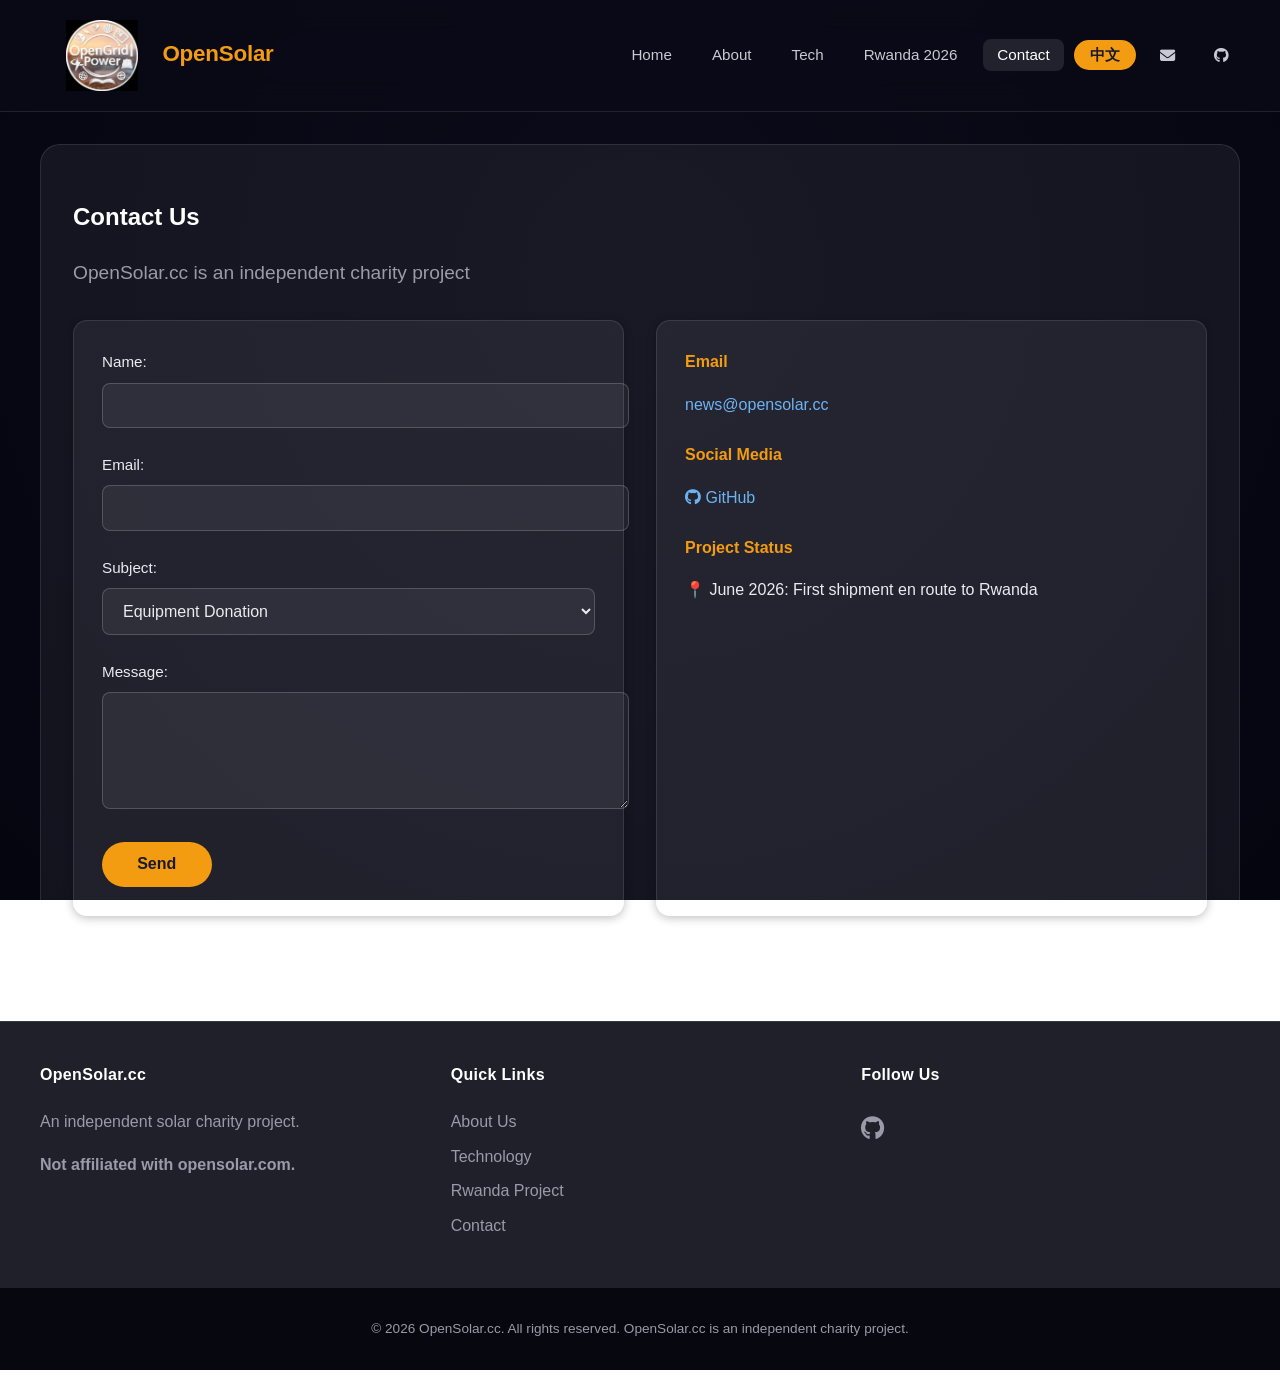
<file: contact.html>
<!DOCTYPE html>
<html lang="en">
<head>
  <meta charset="UTF-8">
  <meta name="viewport" content="width=device-width, initial-scale=1.0">
  <title>Contact Us - OpenSolar.cc Solar Charity Project</title>
  <meta name="description" content="Contact OpenSolar.cc solar charity project. Equipment donations, volunteer registration, partnership inquiries — reach us via email or social media.">
  <meta name="robots" content="index, follow">
  <link rel="canonical" href="https://opensolar.cc/contact.html">
  <link rel="alternate" hreflang="en" href="https://opensolar.cc/contact.html">
  <link rel="alternate" hreflang="zh-CN" href="https://opensolar.cc/zh/contact.html">

  <meta property="og:title" content="Contact Us - OpenSolar.cc Solar Charity Project">
  <meta property="og:description" content="Equipment donations, volunteer signup, partnership inquiries.">
  <meta property="og:url" content="https://opensolar.cc/contact.html">
  <meta property="og:type" content="website">
  <meta property="og:image" content="https://opensolar.cc/OpenSolar_logo.png">

  <meta name="twitter:card" content="summary_large_image">
  <meta name="twitter:title" content="Contact Us - OpenSolar.cc Solar Charity Project">
  <meta name="twitter:description" content="Equipment donations, volunteer signup, partnership inquiries.">

  <link rel="stylesheet" href="style.css">
  <link rel="stylesheet" href="https://cdnjs.cloudflare.com/ajax/libs/font-awesome/6.5.1/css/all.min.css">
  <link rel="icon" type="image/png" href="OpenSolar_logo.png">
</head>
<body>
  <header>
    <nav>
      <button class="mobile-nav-toggle" aria-label="Toggle navigation">
        <i class="fas fa-bars"></i>
      </button>
      <ul>
        <li class="logo"><a href="index.html"><img src="OpenSolar_logo.png" alt="OpenSolar.cc Logo" class="logo-img">OpenSolar</a></li>
        <li><a href="index.html">Home</a></li>
        <li><a href="about.html">About</a></li>
        <li><a href="tech.html">Tech</a></li>
        <li><a href="rwanda-solar-shipment-2026.html">Rwanda 2026</a></li>
        <li><a href="contact.html" class="active">Contact</a></li>
        <li class="lang-switch"><a href="zh/contact.html">中文</a></li>
        <li><a href="mailto:news@opensolar.cc"><i class="fas fa-envelope"></i></a></li>
        <li><a href="https://github.com/opensolarpower" target="_blank"><i class="fab fa-github"></i></a></li>
      </ul>
    </nav>
  </header>
  <main>
    <section class="contact-section">
      <h1>Contact Us</h1>
      <p class="subtitle">OpenSolar.cc is an independent charity project</p>
      <div class="contact-content">
        <div class="contact-form">
          <form action="https://formspree.io/f/xgvavngk" method="POST">
            <div class="form-group">
              <label for="name">Name:</label>
              <input type="text" id="name" name="name" required>
            </div>
            <div class="form-group">
              <label for="email">Email:</label>
              <input type="email" id="email" name="email" required>
            </div>
            <div class="form-group">
              <label for="subject">Subject:</label>
              <select id="subject" name="subject">
                <option value="donation">Equipment Donation</option>
                <option value="volunteer">Volunteer</option>
                <option value="partnership">Partnership</option>
                <option value="other">Other</option>
              </select>
            </div>
            <div class="form-group">
              <label for="message">Message:</label>
              <textarea id="message" name="message" rows="5" required></textarea>
            </div>
            <button type="submit">Send</button>
          </form>
        </div>
        <div class="contact-info">
          <div class="info-item">
            <h4>Email</h4>
            <p><a href="mailto:news@opensolar.cc">news@opensolar.cc</a></p>
          </div>
          <div class="info-item">
            <h4>Social Media</h4>
            <p>
              <a href="https://github.com/opensolarpower" target="_blank"><i class="fab fa-github"></i> GitHub</a>
            </p>
          </div>
          <div class="info-item">
            <h4>Project Status</h4>
            <p>📍 June 2026: First shipment en route to Rwanda</p>
          </div>
        </div>
      </div>
    </section>
  </main>
  <footer>
    <div class="footer-content">
      <div class="footer-section">
        <h4>OpenSolar.cc</h4>
        <p>An independent solar charity project.</p>
        <p><strong>Not affiliated with opensolar.com.</strong></p>
      </div>
      <div class="footer-section">
        <h4>Quick Links</h4>
        <ul>
          <li><a href="about.html">About Us</a></li>
          <li><a href="tech.html">Technology</a></li>
          <li><a href="rwanda-solar-shipment-2026.html">Rwanda Project</a></li>
          <li><a href="contact.html">Contact</a></li>
        </ul>
      </div>
      <div class="footer-section">
        <h4>Follow Us</h4>
        <div class="social-links">
          <a href="https://github.com/opensolarpower" target="_blank"><i class="fab fa-github"></i></a>
        </div>
      </div>
    </div>
    <div class="footer-bottom">
      <p>&copy; 2026 OpenSolar.cc. All rights reserved. OpenSolar.cc is an independent charity project.</p>
    </div>
  </footer>
  <script src="script.js"></script>
</body>
</html>
</file>
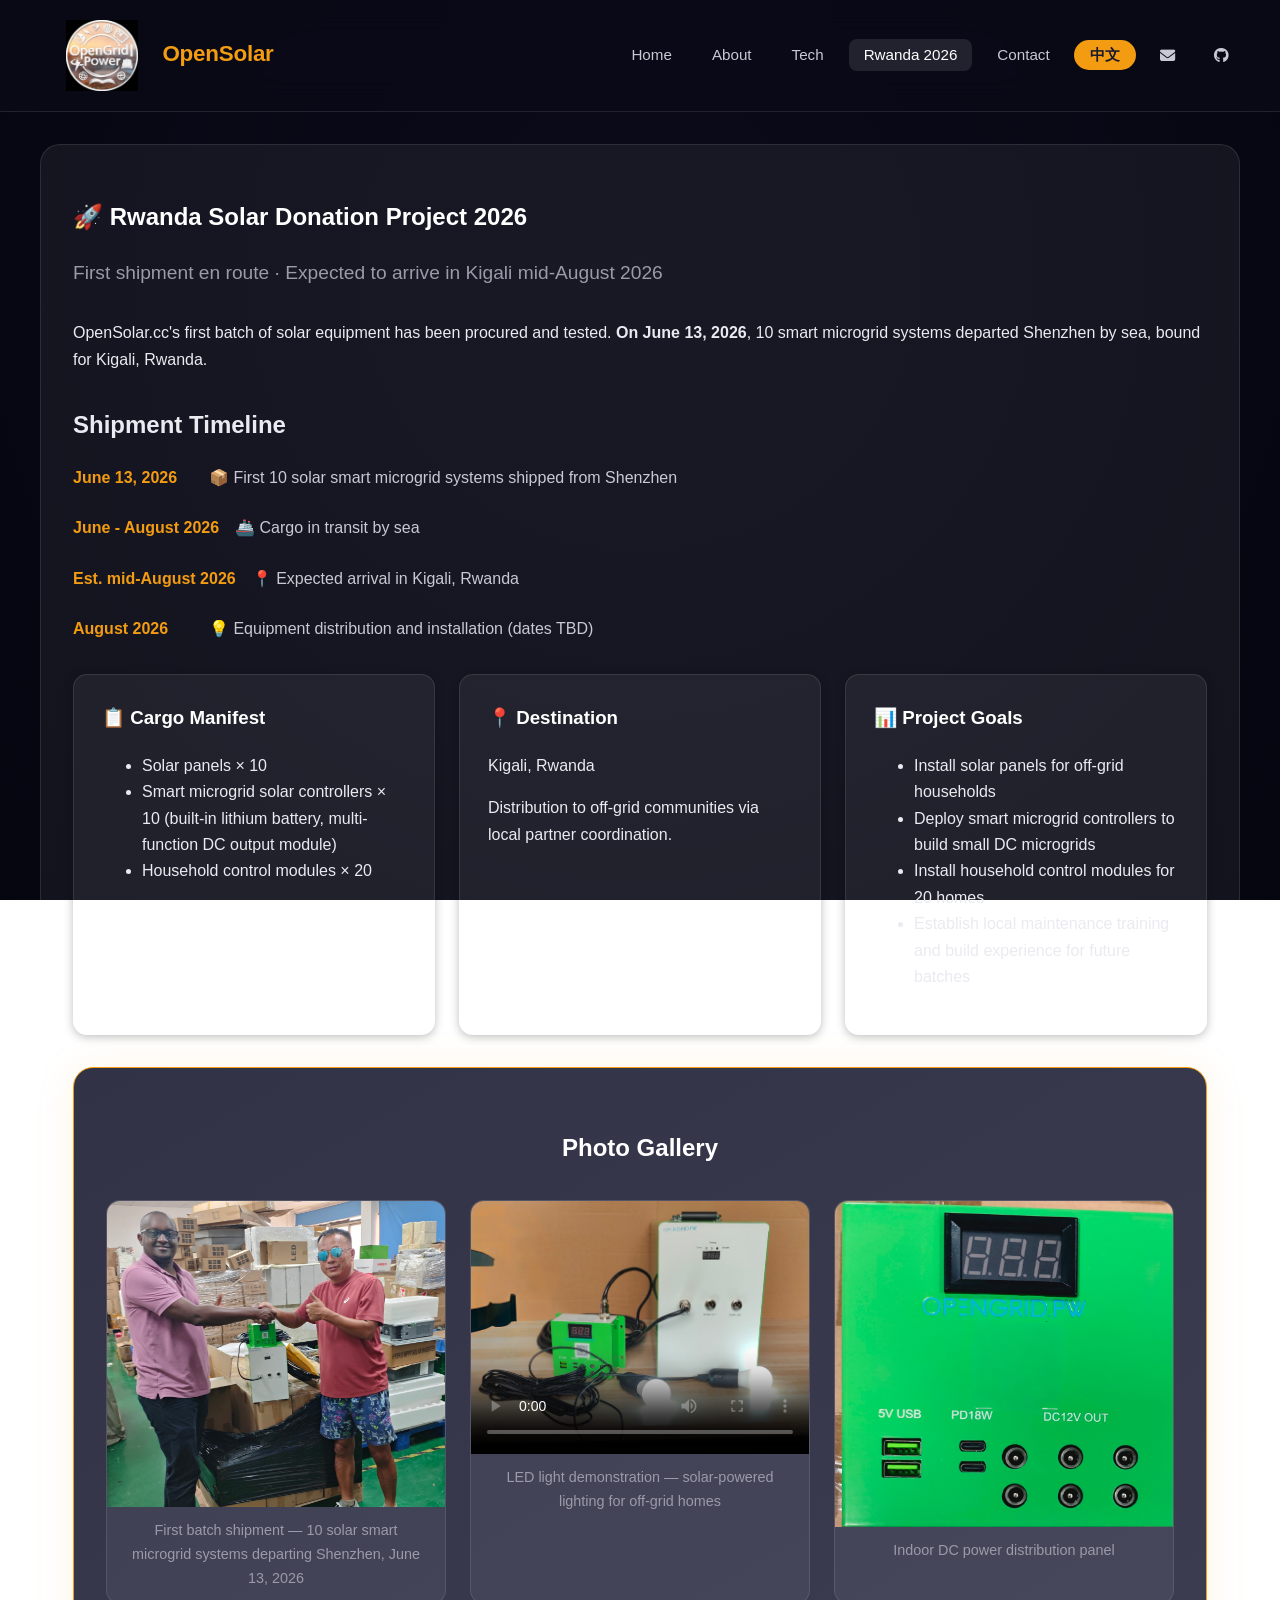
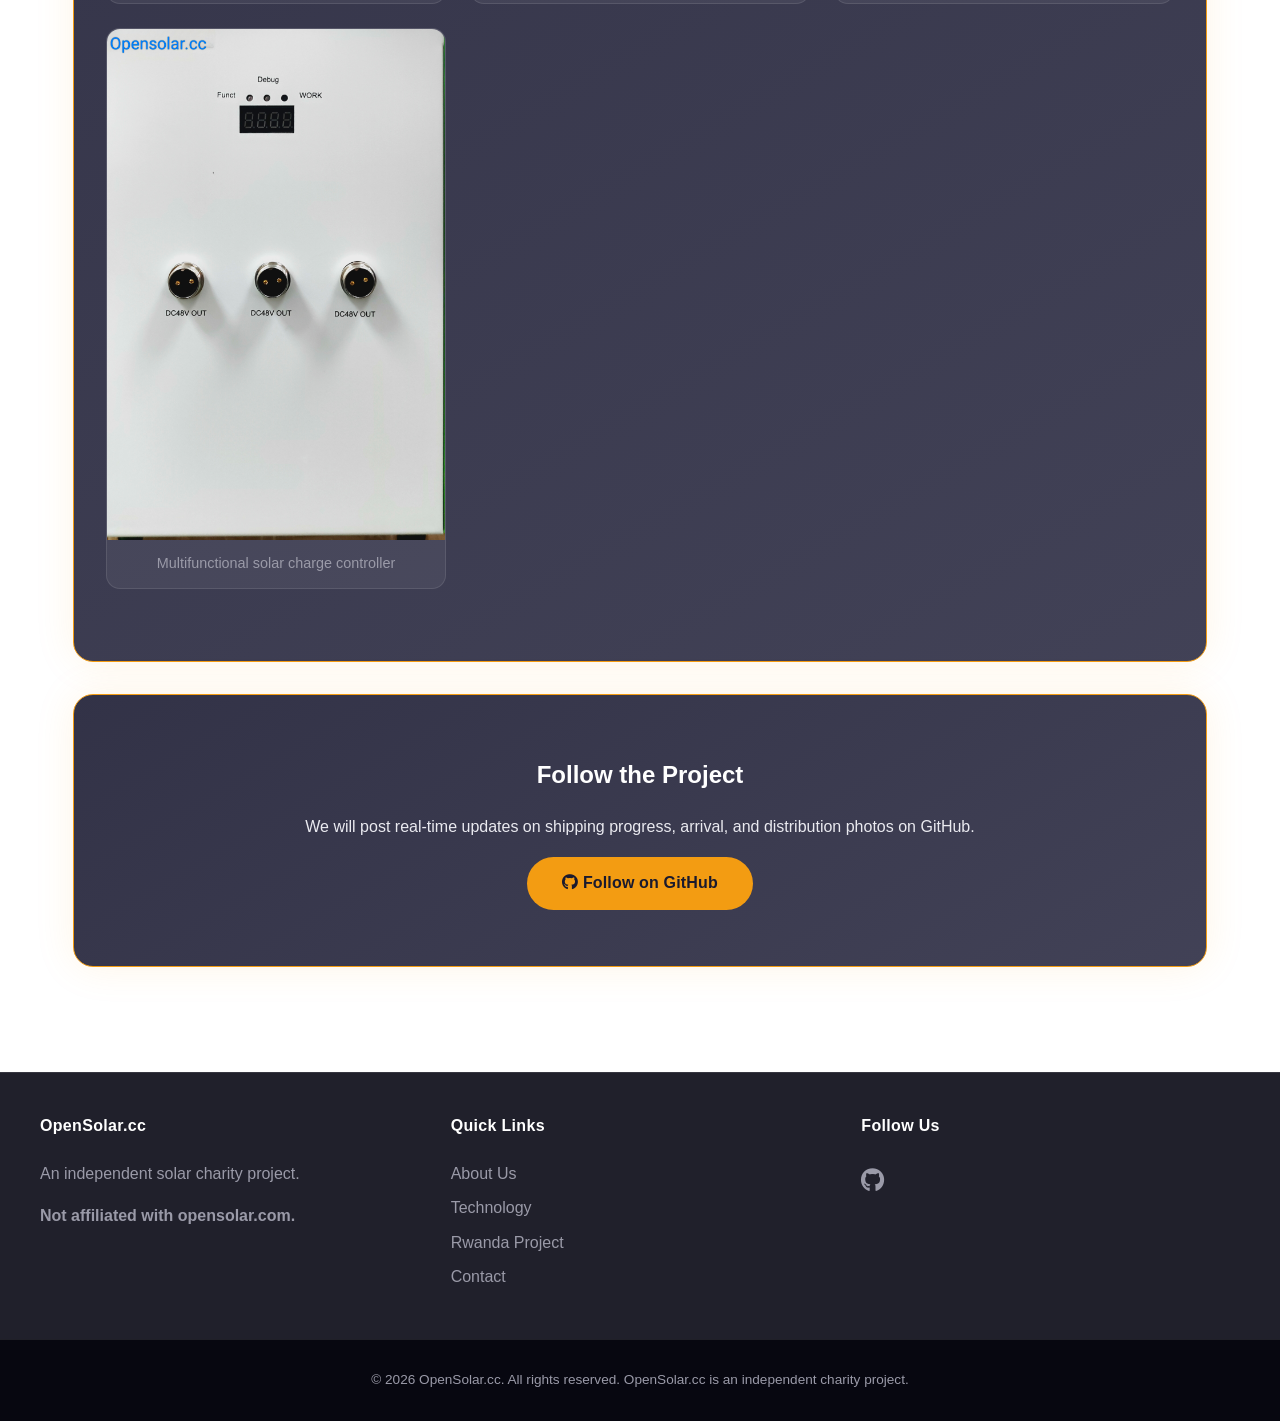
<file: rwanda-solar-shipment-2026.html>
<!DOCTYPE html>
<html lang="en">
<head>
  <meta charset="UTF-8">
  <meta name="viewport" content="width=device-width, initial-scale=1.0">
  <title>Rwanda Solar Donation Project 2026 - OpenSolar.cc</title>
  <meta name="description" content="OpenSolar.cc 2026 Rwanda solar donation project: 10 solar smart microgrid systems shipped from Shenzhen to Kigali on June 13, 2026. Follow the independent charity's field progress.">
  <meta name="robots" content="index, follow">
  <link rel="canonical" href="https://opensolar.cc/rwanda-solar-shipment-2026.html">
  <link rel="alternate" hreflang="en" href="https://opensolar.cc/rwanda-solar-shipment-2026.html">
  <link rel="alternate" hreflang="zh-CN" href="https://opensolar.cc/zh/rwanda-solar-shipment-2026.html">

  <meta property="og:title" content="Rwanda Solar Donation Project 2026 - OpenSolar.cc">
  <meta property="og:description" content="10 solar smart microgrid systems shipped to Rwanda. Departed Shenzhen June 13, 2026.">
  <meta property="og:url" content="https://opensolar.cc/rwanda-solar-shipment-2026.html">
  <meta property="og:type" content="article">
  <meta property="og:image" content="https://opensolar.cc/pics/20260613-shipment-rwanda.jpg">

  <meta name="twitter:card" content="summary_large_image">
  <meta name="twitter:title" content="Rwanda Solar Donation Project 2026 - OpenSolar.cc">
  <meta name="twitter:description" content="10 solar smart microgrid systems shipped to Rwanda.">

  <link rel="stylesheet" href="style.css">
  <link rel="stylesheet" href="https://cdnjs.cloudflare.com/ajax/libs/font-awesome/6.5.1/css/all.min.css">
  <link rel="icon" type="image/png" href="OpenSolar_logo.png">

  <script type="application/ld+json">
  {
    "@context": "https://schema.org",
    "@type": "NewsArticle",
    "headline": "OpenSolar.cc First Solar Equipment Shipment to Rwanda",
    "datePublished": "2026-06-11",
    "dateline": "Shenzhen",
    "description": "First batch of 10 solar smart microgrid systems shipped from Shenzhen on June 13, 2026, expected to arrive in Kigali, Rwanda in mid-August 2026.",
    "publisher": {
      "@type": "Organization",
      "name": "OpenSolar.cc",
      "logo": "https://opensolar.cc/OpenSolar_logo.png"
    }
  }
  </script>
</head>
<body>
  <header>
    <nav>
      <button class="mobile-nav-toggle" aria-label="Toggle navigation">
        <i class="fas fa-bars"></i>
      </button>
      <ul>
        <li class="logo"><a href="index.html"><img src="OpenSolar_logo.png" alt="OpenSolar.cc Logo" class="logo-img">OpenSolar</a></li>
        <li><a href="index.html">Home</a></li>
        <li><a href="about.html">About</a></li>
        <li><a href="tech.html">Tech</a></li>
        <li><a href="rwanda-solar-shipment-2026.html" class="active">Rwanda 2026</a></li>
        <li><a href="contact.html">Contact</a></li>
        <li class="lang-switch"><a href="zh/rwanda-solar-shipment-2026.html">中文</a></li>
        <li><a href="mailto:news@opensolar.cc"><i class="fas fa-envelope"></i></a></li>
        <li><a href="https://github.com/opensolarpower" target="_blank"><i class="fab fa-github"></i></a></li>
      </ul>
    </nav>
  </header>
  <main>
    <section class="rwanda-intro">
      <h1>🚀 Rwanda Solar Donation Project 2026</h1>
      <p class="subtitle">First shipment en route · Expected to arrive in Kigali mid-August 2026</p>

      <div class="shipment-overview">
        <p>OpenSolar.cc's first batch of solar equipment has been procured and tested. <strong>On June 13, 2026</strong>, 10 smart microgrid systems departed Shenzhen by sea, bound for Kigali, Rwanda.</p>
      </div>

      <div class="shipment-timeline">
        <h2>Shipment Timeline</h2>
        <div class="timeline-item">
          <div class="timeline-date">June 13, 2026</div>
          <div class="timeline-content">📦 First 10 solar smart microgrid systems shipped from Shenzhen</div>
        </div>
        <div class="timeline-item">
          <div class="timeline-date">June - August 2026</div>
          <div class="timeline-content">🚢 Cargo in transit by sea</div>
        </div>
        <div class="timeline-item">
          <div class="timeline-date">Est. mid-August 2026</div>
          <div class="timeline-content">📍 Expected arrival in Kigali, Rwanda</div>
        </div>
        <div class="timeline-item">
          <div class="timeline-date">August 2026</div>
          <div class="timeline-content">💡 Equipment distribution and installation (dates TBD)</div>
        </div>
      </div>

      <div class="shipment-details">
        <div class="shipment-card">
          <h3>📋 Cargo Manifest</h3>
          <ul>
            <li>Solar panels × 10</li>
            <li>Smart microgrid solar controllers × 10 (built-in lithium battery, multi-function DC output module)</li>
            <li>Household control modules × 20</li>
          </ul>
        </div>
        <div class="shipment-card">
          <h3>📍 Destination</h3>
          <p>Kigali, Rwanda</p>
          <p>Distribution to off-grid communities via local partner coordination.</p>
        </div>
        <div class="shipment-card">
          <h3>📊 Project Goals</h3>
          <ul>
            <li>Install solar panels for off-grid households</li>
            <li>Deploy smart microgrid controllers to build small DC microgrids</li>
            <li>Install household control modules for 20 homes</li>
            <li>Establish local maintenance training and build experience for future batches</li>
          </ul>
        </div>
      </div>

      <div class="cta-section">
        <h2>Photo Gallery</h2>
        <div class="gallery-grid">
          <figure class="gallery-item">
            <img src="pics/20260613-shipment-rwanda.jpg" alt="OpenSolar.cc volunteers packing the first batch of 10 solar smart microgrid systems for Rwanda shipment at Shenzhen warehouse, June 2026" loading="lazy">
            <figcaption>First batch shipment — 10 solar smart microgrid systems departing Shenzhen, June 13, 2026</figcaption>
          </figure>
          <figure class="gallery-item">
            <video src="pics/led-light-demo.mp4" controls preload="metadata" poster="pics/led-light-demo.jpg">
              Your browser does not support the video tag.
            </video>
            <figcaption>LED light demonstration — solar-powered lighting for off-grid homes</figcaption>
          </figure>
          <figure class="gallery-item">
            <img src="pics/indoor-dc-panel.jpg" alt="Indoor DC power distribution panel for OpenSolar smart microgrid system" loading="lazy">
            <figcaption>Indoor DC power distribution panel</figcaption>
          </figure>
          <figure class="gallery-item">
            <img src="pics/multifunctional-controller.jpg" alt="Multifunctional solar charge controller with DC output modules for OpenSolar microgrid" loading="lazy">
            <figcaption>Multifunctional solar charge controller</figcaption>
          </figure>
        </div>
      </div>

      <div class="cta-section">
        <h2>Follow the Project</h2>
        <p>We will post real-time updates on shipping progress, arrival, and distribution photos on GitHub.</p>
        <p>
          <a href="https://github.com/opensolarpower" target="_blank" class="btn-primary"><i class="fab fa-github"></i> Follow on GitHub</a>
        </p>
      </div>
    </section>
  </main>
  <footer>
    <div class="footer-content">
      <div class="footer-section">
        <h4>OpenSolar.cc</h4>
        <p>An independent solar charity project.</p>
        <p><strong>Not affiliated with opensolar.com.</strong></p>
      </div>
      <div class="footer-section">
        <h4>Quick Links</h4>
        <ul>
          <li><a href="about.html">About Us</a></li>
          <li><a href="tech.html">Technology</a></li>
          <li><a href="rwanda-solar-shipment-2026.html">Rwanda Project</a></li>
          <li><a href="contact.html">Contact</a></li>
        </ul>
      </div>
      <div class="footer-section">
        <h4>Follow Us</h4>
        <div class="social-links">
          <a href="https://github.com/opensolarpower" target="_blank"><i class="fab fa-github"></i></a>
        </div>
      </div>
    </div>
    <div class="footer-bottom">
      <p>&copy; 2026 OpenSolar.cc. All rights reserved. OpenSolar.cc is an independent charity project.</p>
    </div>
  </footer>
  <script src="script.js"></script>
</body>
</html>
</file>
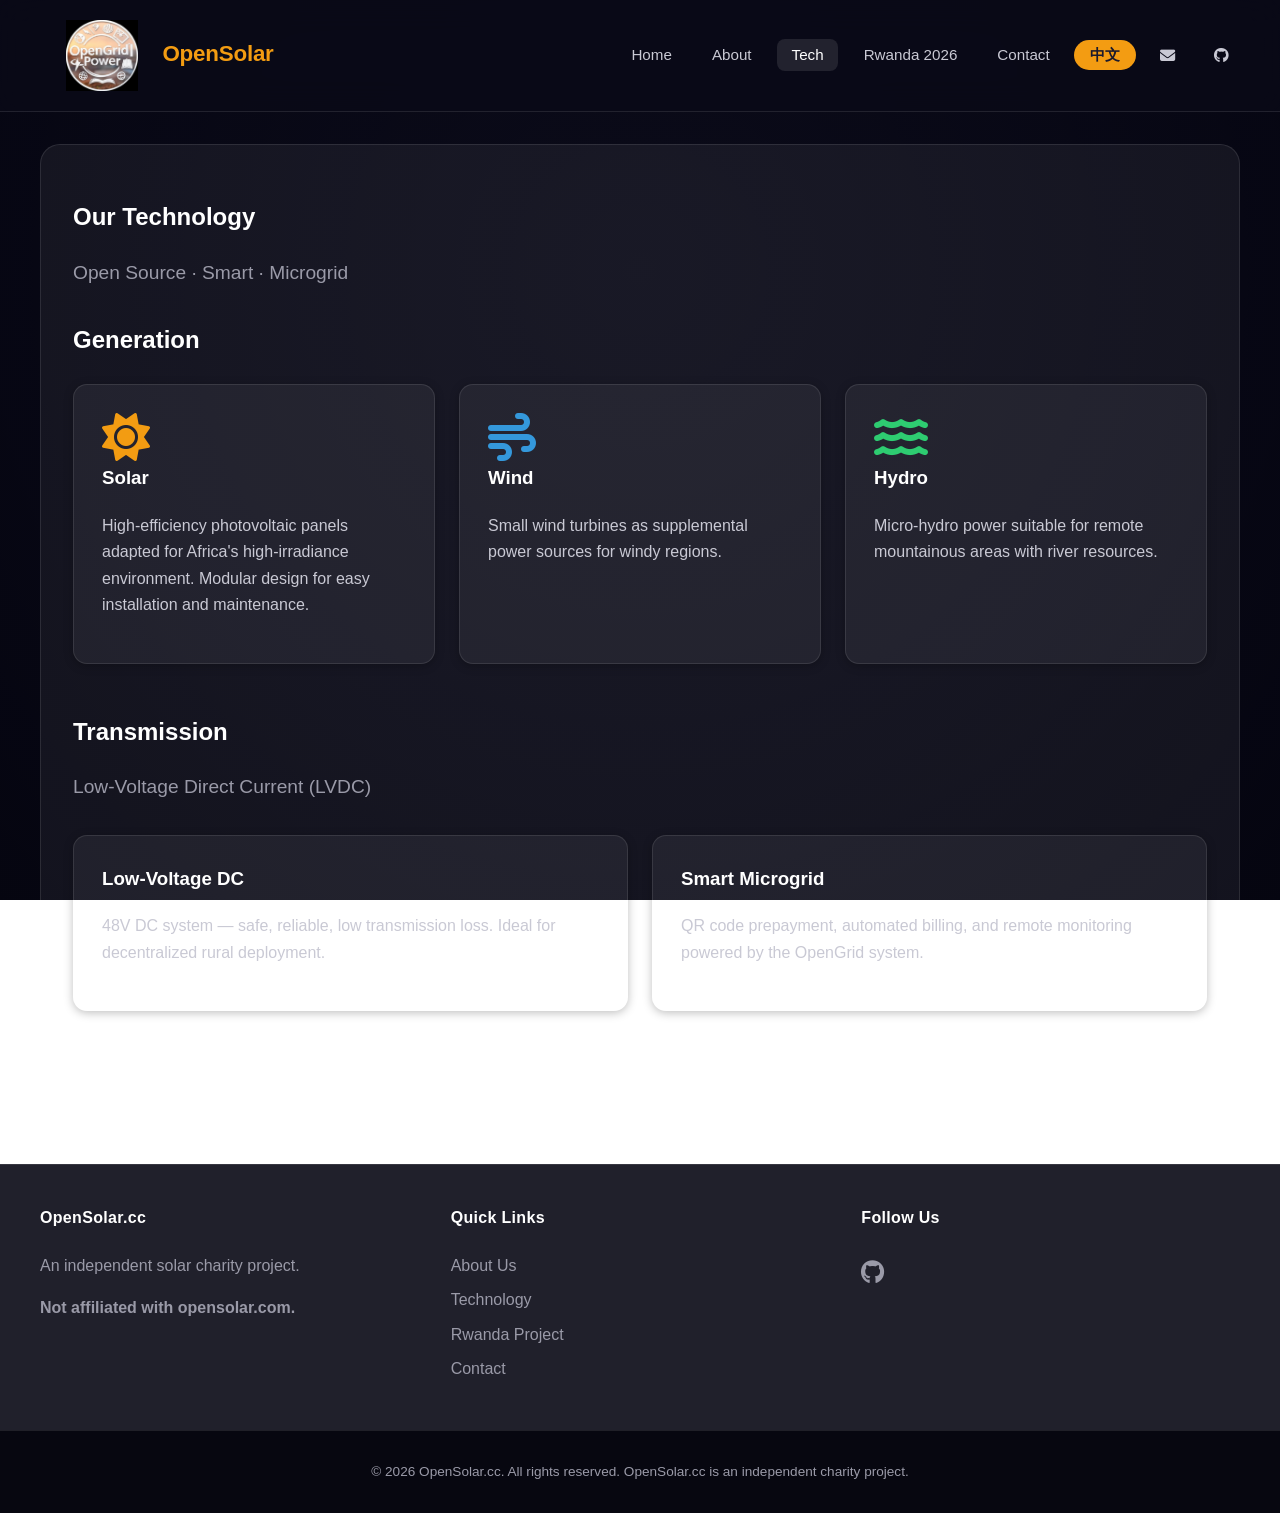
<file: tech.html>
<!DOCTYPE html>
<html lang="en">
<head>
  <meta charset="UTF-8">
  <meta name="viewport" content="width=device-width, initial-scale=1.0">
  <title>Technology - OpenSolar.cc Smart Microgrid</title>
  <meta name="description" content="OpenSolar.cc uses solar, wind, and hydro power with low-voltage DC transmission for open-source smart microgrids serving off-grid communities in Africa. Independent charity project.">
  <meta name="robots" content="index, follow">
  <link rel="canonical" href="https://opensolar.cc/tech.html">
  <link rel="alternate" hreflang="en" href="https://opensolar.cc/tech.html">
  <link rel="alternate" hreflang="zh-CN" href="https://opensolar.cc/zh/tech.html">

  <meta property="og:title" content="Technology - OpenSolar.cc Smart Microgrid">
  <meta property="og:description" content="Solar, wind, hydro + LVDC open-source smart microgrid solution for off-grid communities.">
  <meta property="og:url" content="https://opensolar.cc/tech.html">
  <meta property="og:type" content="website">
  <meta property="og:image" content="https://opensolar.cc/OpenSolar_logo.png">

  <meta name="twitter:card" content="summary_large_image">
  <meta name="twitter:title" content="Technology - OpenSolar.cc Smart Microgrid">
  <meta name="twitter:description" content="Solar, wind, hydro + LVDC open-source smart microgrid solution.">

  <link rel="stylesheet" href="style.css">
  <link rel="stylesheet" href="https://cdnjs.cloudflare.com/ajax/libs/font-awesome/6.5.1/css/all.min.css">
  <link rel="icon" type="image/png" href="OpenSolar_logo.png">
</head>
<body>
  <header>
    <nav>
      <button class="mobile-nav-toggle" aria-label="Toggle navigation">
        <i class="fas fa-bars"></i>
      </button>
      <ul>
        <li class="logo"><a href="index.html"><img src="OpenSolar_logo.png" alt="OpenSolar.cc Logo" class="logo-img">OpenSolar</a></li>
        <li><a href="index.html">Home</a></li>
        <li><a href="about.html">About</a></li>
        <li><a href="tech.html" class="active">Tech</a></li>
        <li><a href="rwanda-solar-shipment-2026.html">Rwanda 2026</a></li>
        <li><a href="contact.html">Contact</a></li>
        <li class="lang-switch"><a href="zh/tech.html">中文</a></li>
        <li><a href="mailto:news@opensolar.cc"><i class="fas fa-envelope"></i></a></li>
        <li><a href="https://github.com/opensolarpower" target="_blank"><i class="fab fa-github"></i></a></li>
      </ul>
    </nav>
  </header>
  <main>
    <section class="tech-intro">
      <h1>Our Technology</h1>
      <p class="subtitle">Open Source · Smart · Microgrid</p>
      <div class="tech-stack">
        <h2>Generation</h2>
        <div class="stack-items">
          <div class="stack-item">
            <i class="fas fa-sun fa-3x" style="color: #f39c12;"></i>
            <h3>Solar</h3>
            <p>High-efficiency photovoltaic panels adapted for Africa's high-irradiance environment. Modular design for easy installation and maintenance.</p>
          </div>
          <div class="stack-item">
            <i class="fas fa-wind fa-3x" style="color: #3498db;"></i>
            <h3>Wind</h3>
            <p>Small wind turbines as supplemental power sources for windy regions.</p>
          </div>
          <div class="stack-item">
            <i class="fas fa-water fa-3x" style="color: #2ecc71;"></i>
            <h3>Hydro</h3>
            <p>Micro-hydro power suitable for remote mountainous areas with river resources.</p>
          </div>
        </div>
      </div>
      <div class="tech-stack">
        <h2>Transmission</h2>
        <p class="subtitle">Low-Voltage Direct Current (LVDC)</p>
        <div class="solution-cards">
          <div class="card">
            <h3>Low-Voltage DC</h3>
            <p>48V DC system — safe, reliable, low transmission loss. Ideal for decentralized rural deployment.</p>
          </div>
          <div class="card">
            <h3>Smart Microgrid</h3>
            <p>QR code prepayment, automated billing, and remote monitoring powered by the OpenGrid system.</p>
          </div>
        </div>
      </div>
    </section>
  </main>
  <footer>
    <div class="footer-content">
      <div class="footer-section">
        <h4>OpenSolar.cc</h4>
        <p>An independent solar charity project.</p>
        <p><strong>Not affiliated with opensolar.com.</strong></p>
      </div>
      <div class="footer-section">
        <h4>Quick Links</h4>
        <ul>
          <li><a href="about.html">About Us</a></li>
          <li><a href="tech.html">Technology</a></li>
          <li><a href="rwanda-solar-shipment-2026.html">Rwanda Project</a></li>
          <li><a href="contact.html">Contact</a></li>
        </ul>
      </div>
      <div class="footer-section">
        <h4>Follow Us</h4>
        <div class="social-links">
          <a href="https://github.com/opensolarpower" target="_blank"><i class="fab fa-github"></i></a>
        </div>
      </div>
    </div>
    <div class="footer-bottom">
      <p>&copy; 2026 OpenSolar.cc. All rights reserved. OpenSolar.cc is an independent charity project.</p>
    </div>
  </footer>
  <script src="script.js"></script>
</body>
</html>
</file>
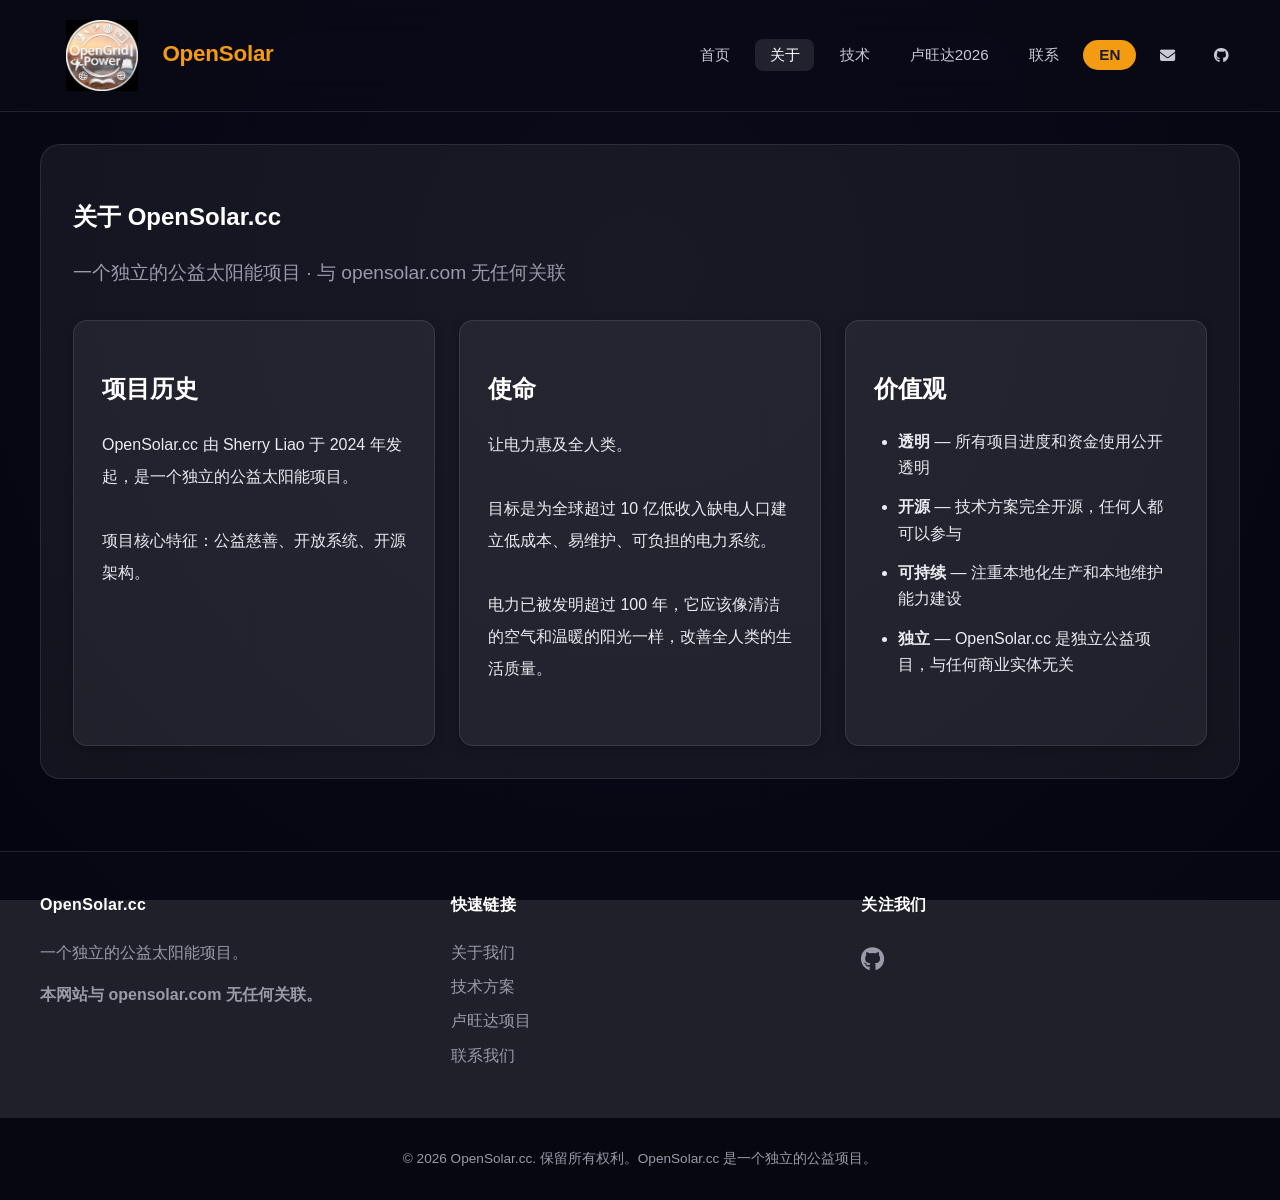
<file: zh/about.html>
<!DOCTYPE html>
<html lang="zh-CN">
<head>
  <meta charset="UTF-8">
  <meta name="viewport" content="width=device-width, initial-scale=1.0">
  <title>关于 OpenSolar.cc - 独立公益太阳能项目</title>
  <meta name="description" content="了解 OpenSolar.cc 的使命：为全球超过10亿缺电人口提供低成本、易维护的太阳能发电系统。独立公益项目，与 opensolar.com 无关联。">
  <meta name="robots" content="index, follow">
  <link rel="canonical" href="https://opensolar.cc/zh/about.html">
  <link rel="alternate" hreflang="zh-CN" href="https://opensolar.cc/zh/about.html">
  <link rel="alternate" hreflang="en" href="https://opensolar.cc/about.html">

  <meta property="og:title" content="关于 OpenSolar.cc - 独立公益太阳能项目">
  <meta property="og:description" content="为全球超过10亿缺电人口提供低成本、易维护的太阳能发电系统。">
  <meta property="og:url" content="https://opensolar.cc/zh/about.html">
  <meta property="og:type" content="website">
  <meta property="og:image" content="https://opensolar.cc/OpenSolar_logo.png">

  <meta name="twitter:card" content="summary_large_image">
  <meta name="twitter:title" content="关于 OpenSolar.cc - 独立公益太阳能项目">
  <meta name="twitter:description" content="为全球超过10亿缺电人口提供低成本、易维护的太阳能发电系统。">

  <link rel="stylesheet" href="../style.css">
  <link rel="stylesheet" href="https://cdnjs.cloudflare.com/ajax/libs/font-awesome/6.5.1/css/all.min.css">
  <link rel="icon" type="image/png" href="../OpenSolar_logo.png">

  <script type="application/ld+json">
  {
    "@context": "https://schema.org",
    "@type": "NGO",
    "name": "OpenSolar.cc",
    "url": "https://opensolar.cc",
    "email": "news@opensolar.cc",
    "foundingDate": "2024",
    "founder": { "@type": "Person", "name": "Sherry Liao" },
    "areaServed": "非洲",
    "description": "OpenSolar.cc 是一个独立的公益太阳能项目，与 opensolar.com 无任何关联。"
  }
  </script>
</head>
<body>
  <header>
    <nav>
      <button class="mobile-nav-toggle" aria-label="Toggle navigation">
        <i class="fas fa-bars"></i>
      </button>
      <ul>
        <li class="logo"><a href="index.html"><img src="../OpenSolar_logo.png" alt="OpenSolar.cc Logo" class="logo-img">OpenSolar</a></li>
        <li><a href="index.html">首页</a></li>
        <li><a href="about.html" class="active">关于</a></li>
        <li><a href="tech.html">技术</a></li>
        <li><a href="rwanda-solar-shipment-2026.html">卢旺达2026</a></li>
        <li><a href="contact.html">联系</a></li>
        <li class="lang-switch"><a href="../about.html">EN</a></li>
        <li><a href="mailto:news@opensolar.cc"><i class="fas fa-envelope"></i></a></li>
        <li><a href="https://github.com/opensolarpower" target="_blank"><i class="fab fa-github"></i></a></li>
      </ul>
    </nav>
  </header>
  <main>
    <section class="about-intro">
      <h1>关于 OpenSolar.cc</h1>
      <p class="subtitle">一个独立的公益太阳能项目 · 与 opensolar.com 无任何关联</p>
      <div class="about-content">
        <div class="history">
          <h2>项目历史</h2>
          <p>OpenSolar.cc 由 Sherry Liao 于 2024 年发起，是一个独立的公益太阳能项目。</p>
          <p>项目核心特征：公益慈善、开放系统、开源架构。</p>
        </div>

        <div class="mission">
          <h2>使命</h2>
          <p>让电力惠及全人类。</p>
          <p>目标是为全球超过 10 亿低收入缺电人口建立低成本、易维护、可负担的电力系统。</p>
          <p>电力已被发明超过 100 年，它应该像清洁的空气和温暖的阳光一样，改善全人类的生活质量。</p>
        </div>

        <div class="values">
          <h2>价值观</h2>
          <ul>
            <li><strong>透明</strong> — 所有项目进度和资金使用公开透明</li>
            <li><strong>开源</strong> — 技术方案完全开源，任何人都可以参与</li>
            <li><strong>可持续</strong> — 注重本地化生产和本地维护能力建设</li>
            <li><strong>独立</strong> — OpenSolar.cc 是独立公益项目，与任何商业实体无关</li>
          </ul>
        </div>
      </div>
    </section>
  </main>
  <footer>
    <div class="footer-content">
      <div class="footer-section">
        <h4>OpenSolar.cc</h4>
        <p>一个独立的公益太阳能项目。</p>
        <p><strong>本网站与 opensolar.com 无任何关联。</strong></p>
      </div>
      <div class="footer-section">
        <h4>快速链接</h4>
        <ul>
          <li><a href="about.html">关于我们</a></li>
          <li><a href="tech.html">技术方案</a></li>
          <li><a href="rwanda-solar-shipment-2026.html">卢旺达项目</a></li>
          <li><a href="contact.html">联系我们</a></li>
        </ul>
      </div>
      <div class="footer-section">
        <h4>关注我们</h4>
        <div class="social-links">
          <a href="https://github.com/opensolarpower" target="_blank"><i class="fab fa-github"></i></a>
        </div>
      </div>
    </div>
    <div class="footer-bottom">
      <p>&copy; 2026 OpenSolar.cc. 保留所有权利。OpenSolar.cc 是一个独立的公益项目。</p>
    </div>
  </footer>
  <script src="../script.js"></script>
</body>
</html>
</file>
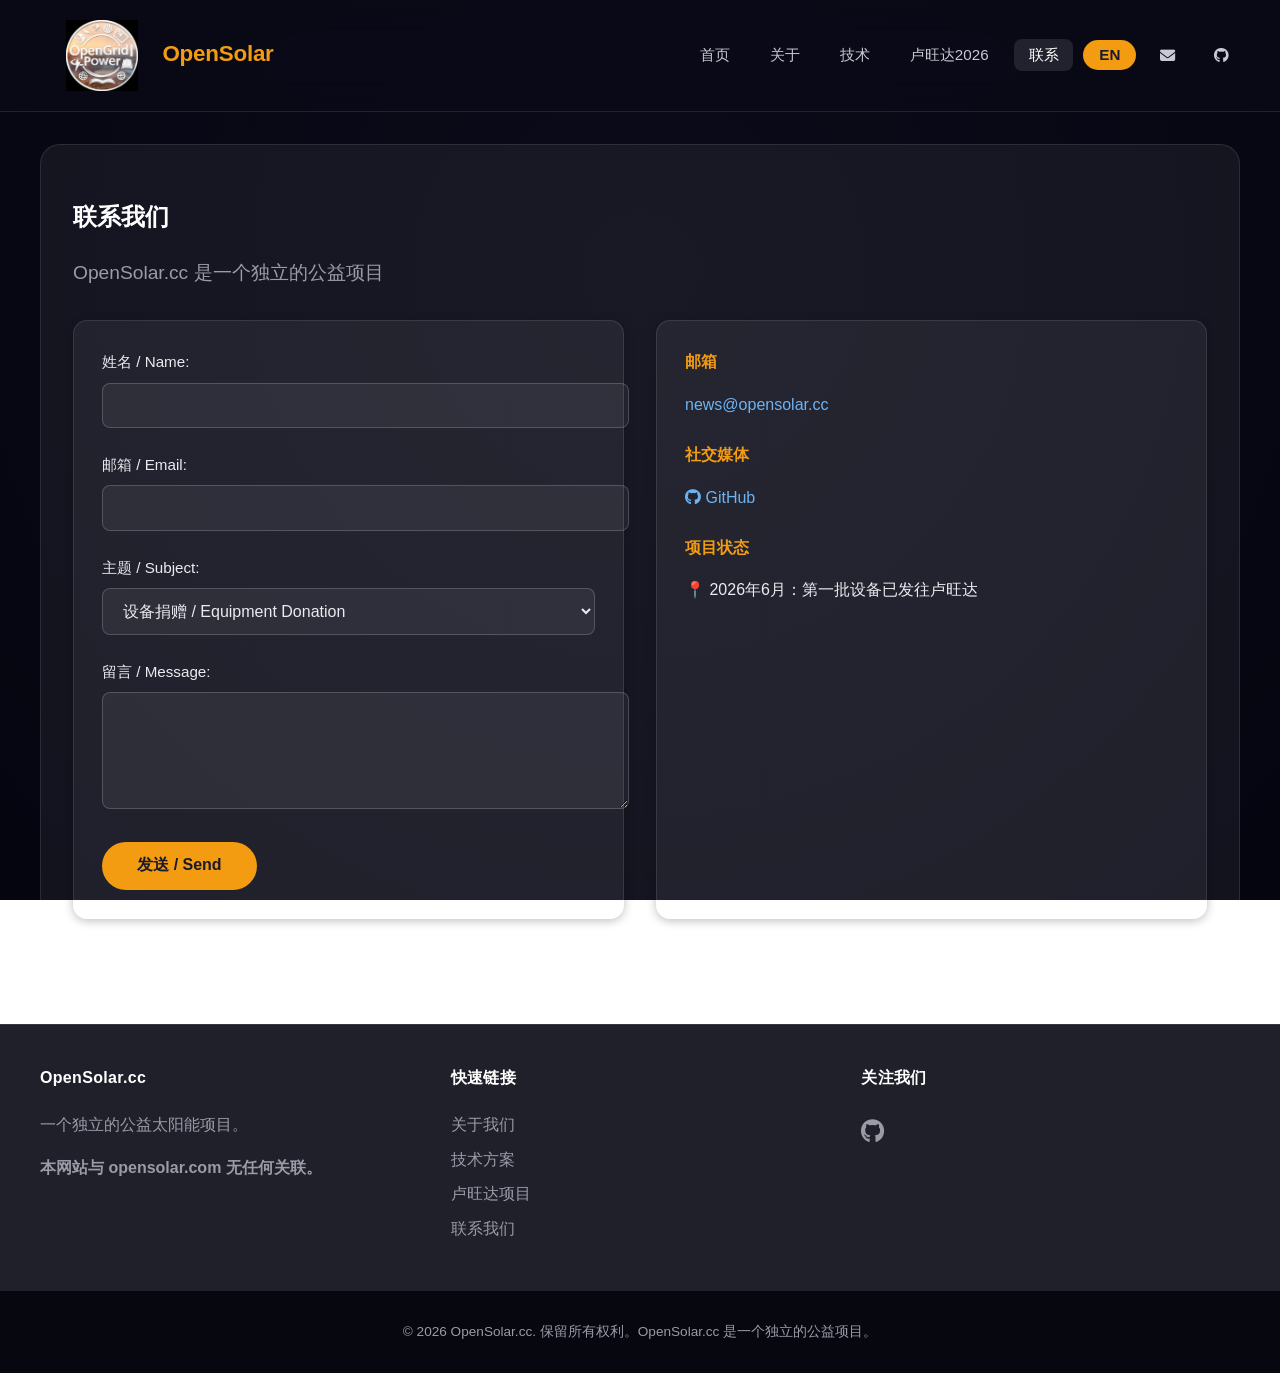
<file: zh/contact.html>
<!DOCTYPE html>
<html lang="zh-CN">
<head>
  <meta charset="UTF-8">
  <meta name="viewport" content="width=device-width, initial-scale=1.0">
  <title>联系我们 - OpenSolar.cc 公益太阳能项目</title>
  <meta name="description" content="联系 OpenSolar.cc 公益太阳能项目。捐赠设备、志愿者报名、合作咨询，请通过 email 或社交媒体联系我们。">
  <meta name="robots" content="index, follow">
  <link rel="canonical" href="https://opensolar.cc/zh/contact.html">
  <link rel="alternate" hreflang="zh-CN" href="https://opensolar.cc/zh/contact.html">
  <link rel="alternate" hreflang="en" href="https://opensolar.cc/contact.html">

  <meta property="og:title" content="联系我们 - OpenSolar.cc 公益太阳能项目">
  <meta property="og:description" content="设备捐赠、志愿者报名、合作咨询。">
  <meta property="og:url" content="https://opensolar.cc/zh/contact.html">
  <meta property="og:type" content="website">
  <meta property="og:image" content="https://opensolar.cc/OpenSolar_logo.png">

  <meta name="twitter:card" content="summary_large_image">
  <meta name="twitter:title" content="联系我们 - OpenSolar.cc 公益太阳能项目">
  <meta name="twitter:description" content="设备捐赠、志愿者报名、合作咨询。">

  <link rel="stylesheet" href="../style.css">
  <link rel="stylesheet" href="https://cdnjs.cloudflare.com/ajax/libs/font-awesome/6.5.1/css/all.min.css">
  <link rel="icon" type="image/png" href="../OpenSolar_logo.png">
</head>
<body>
  <header>
    <nav>
      <button class="mobile-nav-toggle" aria-label="Toggle navigation">
        <i class="fas fa-bars"></i>
      </button>
      <ul>
        <li class="logo"><a href="index.html"><img src="../OpenSolar_logo.png" alt="OpenSolar.cc Logo" class="logo-img">OpenSolar</a></li>
        <li><a href="index.html">首页</a></li>
        <li><a href="about.html">关于</a></li>
        <li><a href="tech.html">技术</a></li>
        <li><a href="rwanda-solar-shipment-2026.html">卢旺达2026</a></li>
        <li><a href="contact.html" class="active">联系</a></li>
        <li class="lang-switch"><a href="../contact.html">EN</a></li>
        <li><a href="mailto:news@opensolar.cc"><i class="fas fa-envelope"></i></a></li>
        <li><a href="https://github.com/opensolarpower" target="_blank"><i class="fab fa-github"></i></a></li>
      </ul>
    </nav>
  </header>
  <main>
    <section class="contact-section">
      <h1>联系我们</h1>
      <p class="subtitle">OpenSolar.cc 是一个独立的公益项目</p>
      <div class="contact-content">
        <div class="contact-form">
          <form action="https://formspree.io/f/xgvavngk" method="POST">
            <div class="form-group">
              <label for="name">姓名 / Name:</label>
              <input type="text" id="name" name="name" required>
            </div>
            <div class="form-group">
              <label for="email">邮箱 / Email:</label>
              <input type="email" id="email" name="email" required>
            </div>
            <div class="form-group">
              <label for="subject">主题 / Subject:</label>
              <select id="subject" name="subject">
                <option value="donation">设备捐赠 / Equipment Donation</option>
                <option value="volunteer">志愿者 / Volunteer</option>
                <option value="partnership">合作 / Partnership</option>
                <option value="other">其他 / Other</option>
              </select>
            </div>
            <div class="form-group">
              <label for="message">留言 / Message:</label>
              <textarea id="message" name="message" rows="5" required></textarea>
            </div>
            <button type="submit">发送 / Send</button>
          </form>
        </div>
        <div class="contact-info">
          <div class="info-item">
            <h4>邮箱</h4>
            <p><a href="mailto:news@opensolar.cc">news@opensolar.cc</a></p>
          </div>
          <div class="info-item">
            <h4>社交媒体</h4>
            <p>
              <a href="https://github.com/opensolarpower" target="_blank"><i class="fab fa-github"></i> GitHub</a>
            </p>
          </div>
          <div class="info-item">
            <h4>项目状态</h4>
            <p>📍 2026年6月：第一批设备已发往卢旺达</p>
          </div>
        </div>
      </div>
    </section>
  </main>
  <footer>
    <div class="footer-content">
      <div class="footer-section">
        <h4>OpenSolar.cc</h4>
        <p>一个独立的公益太阳能项目。</p>
        <p><strong>本网站与 opensolar.com 无任何关联。</strong></p>
      </div>
      <div class="footer-section">
        <h4>快速链接</h4>
        <ul>
          <li><a href="about.html">关于我们</a></li>
          <li><a href="tech.html">技术方案</a></li>
          <li><a href="rwanda-solar-shipment-2026.html">卢旺达项目</a></li>
          <li><a href="contact.html">联系我们</a></li>
        </ul>
      </div>
      <div class="footer-section">
        <h4>关注我们</h4>
        <div class="social-links">
          <a href="https://github.com/opensolarpower" target="_blank"><i class="fab fa-github"></i></a>
        </div>
      </div>
    </div>
    <div class="footer-bottom">
      <p>&copy; 2026 OpenSolar.cc. 保留所有权利。OpenSolar.cc 是一个独立的公益项目。</p>
    </div>
  </footer>
  <script src="../script.js"></script>
</body>
</html>
</file>
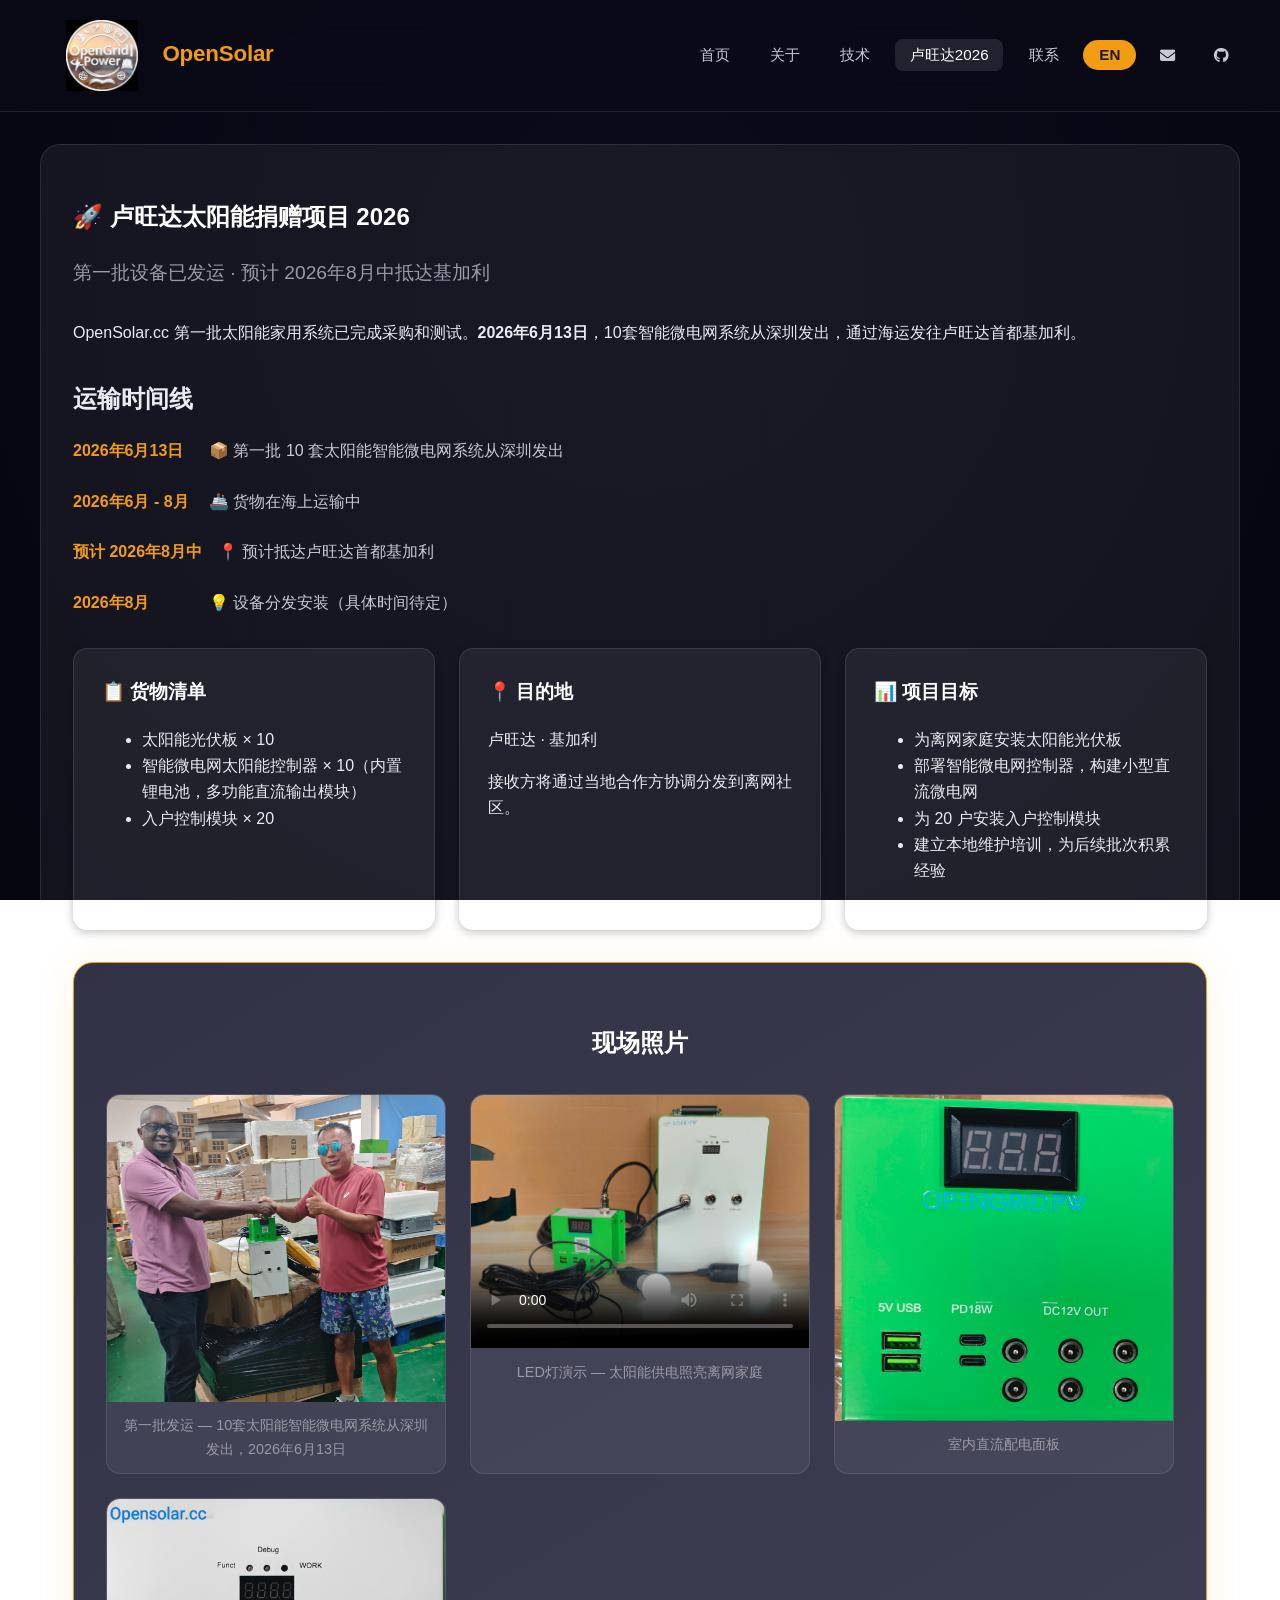
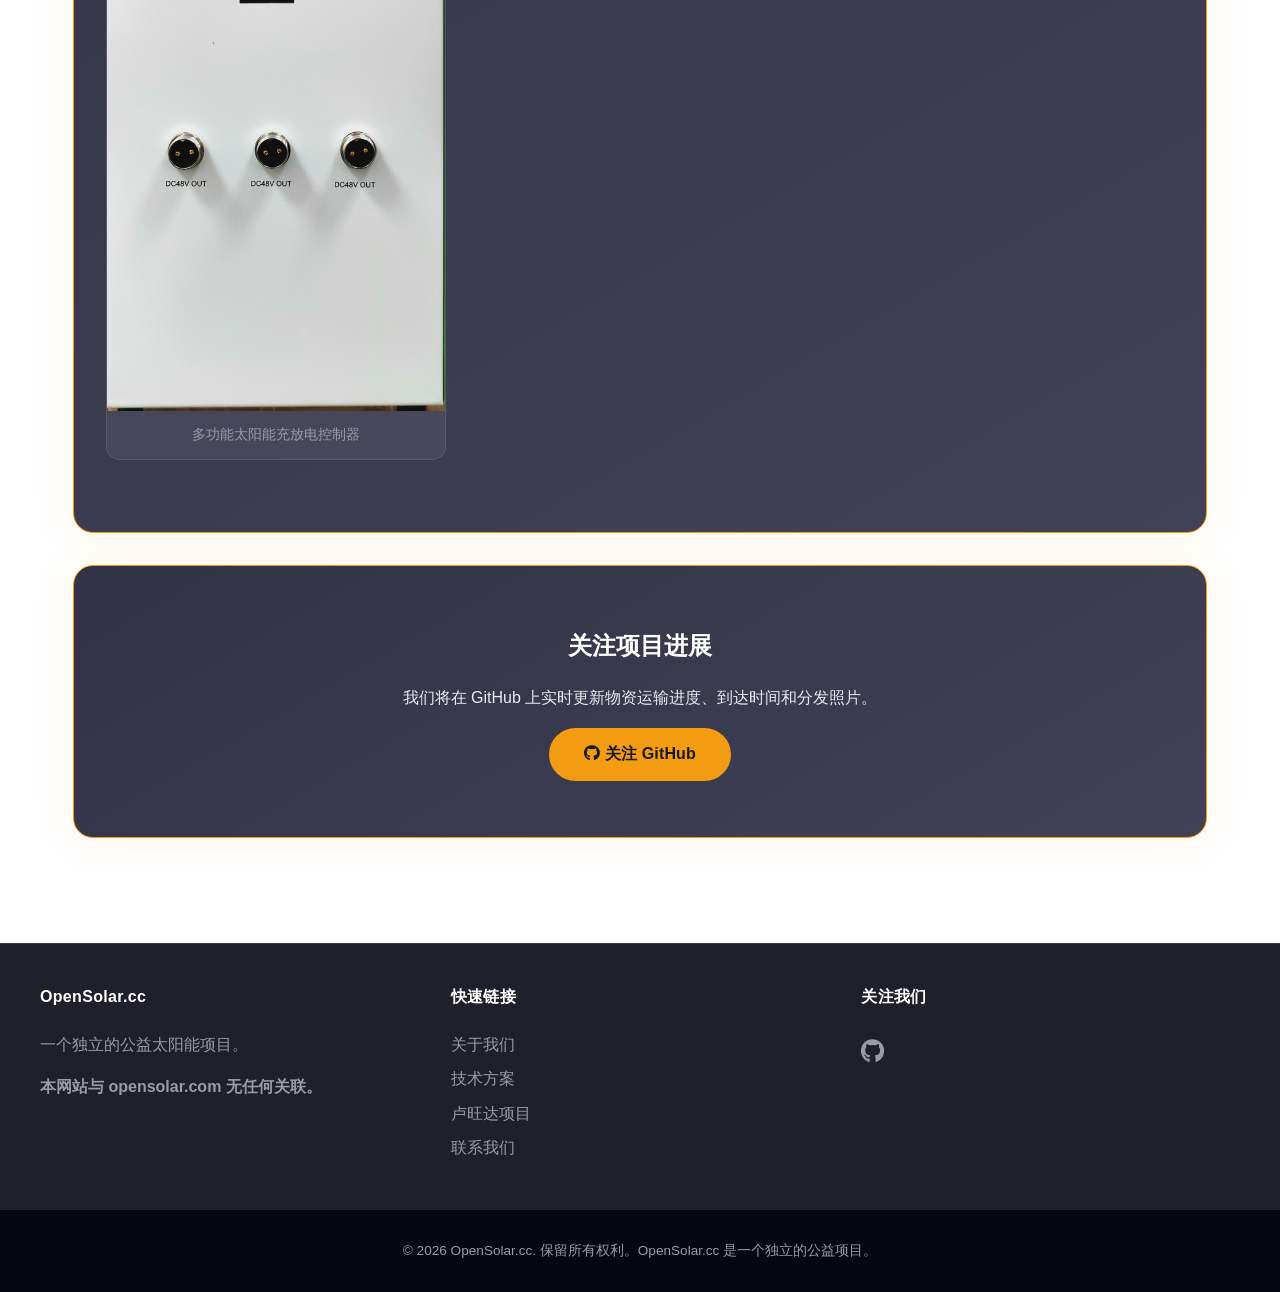
<file: zh/rwanda-solar-shipment-2026.html>
<!DOCTYPE html>
<html lang="zh-CN">
<head>
  <meta charset="UTF-8">
  <meta name="viewport" content="width=device-width, initial-scale=1.0">
  <title>卢旺达太阳能捐赠项目 2026 - OpenSolar.cc</title>
  <meta name="description" content="OpenSolar.cc 2026年卢旺达太阳能捐赠项目：第一批10套太阳能智能微电网系统于2026年6月13日从深圳发往基加利。关注独立公益项目的实地进展。">
  <meta name="robots" content="index, follow">
  <link rel="canonical" href="https://opensolar.cc/zh/rwanda-solar-shipment-2026.html">
  <link rel="alternate" hreflang="zh-CN" href="https://opensolar.cc/zh/rwanda-solar-shipment-2026.html">
  <link rel="alternate" hreflang="en" href="https://opensolar.cc/rwanda-solar-shipment-2026.html">

  <meta property="og:title" content="卢旺达太阳能捐赠项目 2026 - OpenSolar.cc">
  <meta property="og:description" content="第一批10套太阳能智能微电网系统已发往卢旺达。2026年6月13日从深圳启运。">
  <meta property="og:url" content="https://opensolar.cc/zh/rwanda-solar-shipment-2026.html">
  <meta property="og:type" content="article">
  <meta property="og:image" content="https://opensolar.cc/pics/20260613-shipment-rwanda.jpg">

  <meta name="twitter:card" content="summary_large_image">
  <meta name="twitter:title" content="卢旺达太阳能捐赠项目 2026 - OpenSolar.cc">
  <meta name="twitter:description" content="第一批10套太阳能智能微电网系统已发往卢旺达。">

  <link rel="stylesheet" href="../style.css">
  <link rel="stylesheet" href="https://cdnjs.cloudflare.com/ajax/libs/font-awesome/6.5.1/css/all.min.css">
  <link rel="icon" type="image/png" href="../OpenSolar_logo.png">

  <script type="application/ld+json">
  {
    "@context": "https://schema.org",
    "@type": "NewsArticle",
    "headline": "OpenSolar.cc 第一批太阳能设备发往卢旺达",
    "datePublished": "2026-06-11",
    "dateline": "深圳",
    "description": "第一批10套太阳能智能微电网系统于2026年6月13日从深圳发出，预计2026年8月中抵达卢旺达首都基加利。",
    "publisher": {
      "@type": "Organization",
      "name": "OpenSolar.cc",
      "logo": "https://opensolar.cc/OpenSolar_logo.png"
    }
  }
  </script>
</head>
<body>
  <header>
    <nav>
      <button class="mobile-nav-toggle" aria-label="Toggle navigation">
        <i class="fas fa-bars"></i>
      </button>
      <ul>
        <li class="logo"><a href="index.html"><img src="../OpenSolar_logo.png" alt="OpenSolar.cc Logo" class="logo-img">OpenSolar</a></li>
        <li><a href="index.html">首页</a></li>
        <li><a href="about.html">关于</a></li>
        <li><a href="tech.html">技术</a></li>
        <li><a href="rwanda-solar-shipment-2026.html" class="active">卢旺达2026</a></li>
        <li><a href="contact.html">联系</a></li>
        <li class="lang-switch"><a href="../rwanda-solar-shipment-2026.html">EN</a></li>
        <li><a href="mailto:news@opensolar.cc"><i class="fas fa-envelope"></i></a></li>
        <li><a href="https://github.com/opensolarpower" target="_blank"><i class="fab fa-github"></i></a></li>
      </ul>
    </nav>
  </header>
  <main>
    <section class="rwanda-intro">
      <h1>🚀 卢旺达太阳能捐赠项目 2026</h1>
      <p class="subtitle">第一批设备已发运 · 预计 2026年8月中抵达基加利</p>

      <div class="shipment-overview">
        <p>OpenSolar.cc 第一批太阳能家用系统已完成采购和测试。<strong>2026年6月13日</strong>，10套智能微电网系统从深圳发出，通过海运发往卢旺达首都基加利。</p>
      </div>

      <div class="shipment-timeline">
        <h2>运输时间线</h2>
        <div class="timeline-item">
          <div class="timeline-date">2026年6月13日</div>
          <div class="timeline-content">📦 第一批 10 套太阳能智能微电网系统从深圳发出</div>
        </div>
        <div class="timeline-item">
          <div class="timeline-date">2026年6月 - 8月</div>
          <div class="timeline-content">🚢 货物在海上运输中</div>
        </div>
        <div class="timeline-item">
          <div class="timeline-date">预计 2026年8月中</div>
          <div class="timeline-content">📍 预计抵达卢旺达首都基加利</div>
        </div>
        <div class="timeline-item">
          <div class="timeline-date">2026年8月</div>
          <div class="timeline-content">💡 设备分发安装（具体时间待定）</div>
        </div>
      </div>

      <div class="shipment-details">
        <div class="shipment-card">
          <h3>📋 货物清单</h3>
          <ul>
            <li>太阳能光伏板 × 10</li>
            <li>智能微电网太阳能控制器 × 10（内置锂电池，多功能直流输出模块）</li>
            <li>入户控制模块 × 20</li>
          </ul>
        </div>
        <div class="shipment-card">
          <h3>📍 目的地</h3>
          <p>卢旺达 · 基加利</p>
          <p>接收方将通过当地合作方协调分发到离网社区。</p>
        </div>
        <div class="shipment-card">
          <h3>📊 项目目标</h3>
          <ul>
            <li>为离网家庭安装太阳能光伏板</li>
            <li>部署智能微电网控制器，构建小型直流微电网</li>
            <li>为 20 户安装入户控制模块</li>
            <li>建立本地维护培训，为后续批次积累经验</li>
          </ul>
        </div>
      </div>

      <div class="cta-section">
        <h2>现场照片</h2>
        <div class="gallery-grid">
          <figure class="gallery-item">
            <img src="../pics/20260613-shipment-rwanda.jpg" alt="OpenSolar.cc 志愿者在深圳仓库打包第一批发往卢旺达的10套太阳能智能微电网系统，2026年6月" loading="lazy">
            <figcaption>第一批发运 — 10套太阳能智能微电网系统从深圳发出，2026年6月13日</figcaption>
          </figure>
          <figure class="gallery-item">
            <video src="../pics/led-light-demo.mp4" controls preload="metadata" poster="../pics/led-light-demo.jpg">
              您的浏览器不支持视频播放。
            </video>
            <figcaption>LED灯演示 — 太阳能供电照亮离网家庭</figcaption>
          </figure>
          <figure class="gallery-item">
            <img src="../pics/indoor-dc-panel.jpg" alt="OpenSolar 智能微电网室内直流配电面板" loading="lazy">
            <figcaption>室内直流配电面板</figcaption>
          </figure>
          <figure class="gallery-item">
            <img src="../pics/multifunctional-controller.jpg" alt="OpenSolar 微电网多功能太阳能充放电控制器及直流输出模块" loading="lazy">
            <figcaption>多功能太阳能充放电控制器</figcaption>
          </figure>
        </div>
      </div>

      <div class="cta-section">
        <h2>关注项目进展</h2>
        <p>我们将在 GitHub 上实时更新物资运输进度、到达时间和分发照片。</p>
        <p>
          <a href="https://github.com/opensolarpower" target="_blank" class="btn-primary"><i class="fab fa-github"></i> 关注 GitHub</a>
        </p>
      </div>
    </section>
  </main>
  <footer>
    <div class="footer-content">
      <div class="footer-section">
        <h4>OpenSolar.cc</h4>
        <p>一个独立的公益太阳能项目。</p>
        <p><strong>本网站与 opensolar.com 无任何关联。</strong></p>
      </div>
      <div class="footer-section">
        <h4>快速链接</h4>
        <ul>
          <li><a href="about.html">关于我们</a></li>
          <li><a href="tech.html">技术方案</a></li>
          <li><a href="rwanda-solar-shipment-2026.html">卢旺达项目</a></li>
          <li><a href="contact.html">联系我们</a></li>
        </ul>
      </div>
      <div class="footer-section">
        <h4>关注我们</h4>
        <div class="social-links">
          <a href="https://github.com/opensolarpower" target="_blank"><i class="fab fa-github"></i></a>
        </div>
      </div>
    </div>
    <div class="footer-bottom">
      <p>&copy; 2026 OpenSolar.cc. 保留所有权利。OpenSolar.cc 是一个独立的公益项目。</p>
    </div>
  </footer>
  <script src="../script.js"></script>
</body>
</html>
</file>
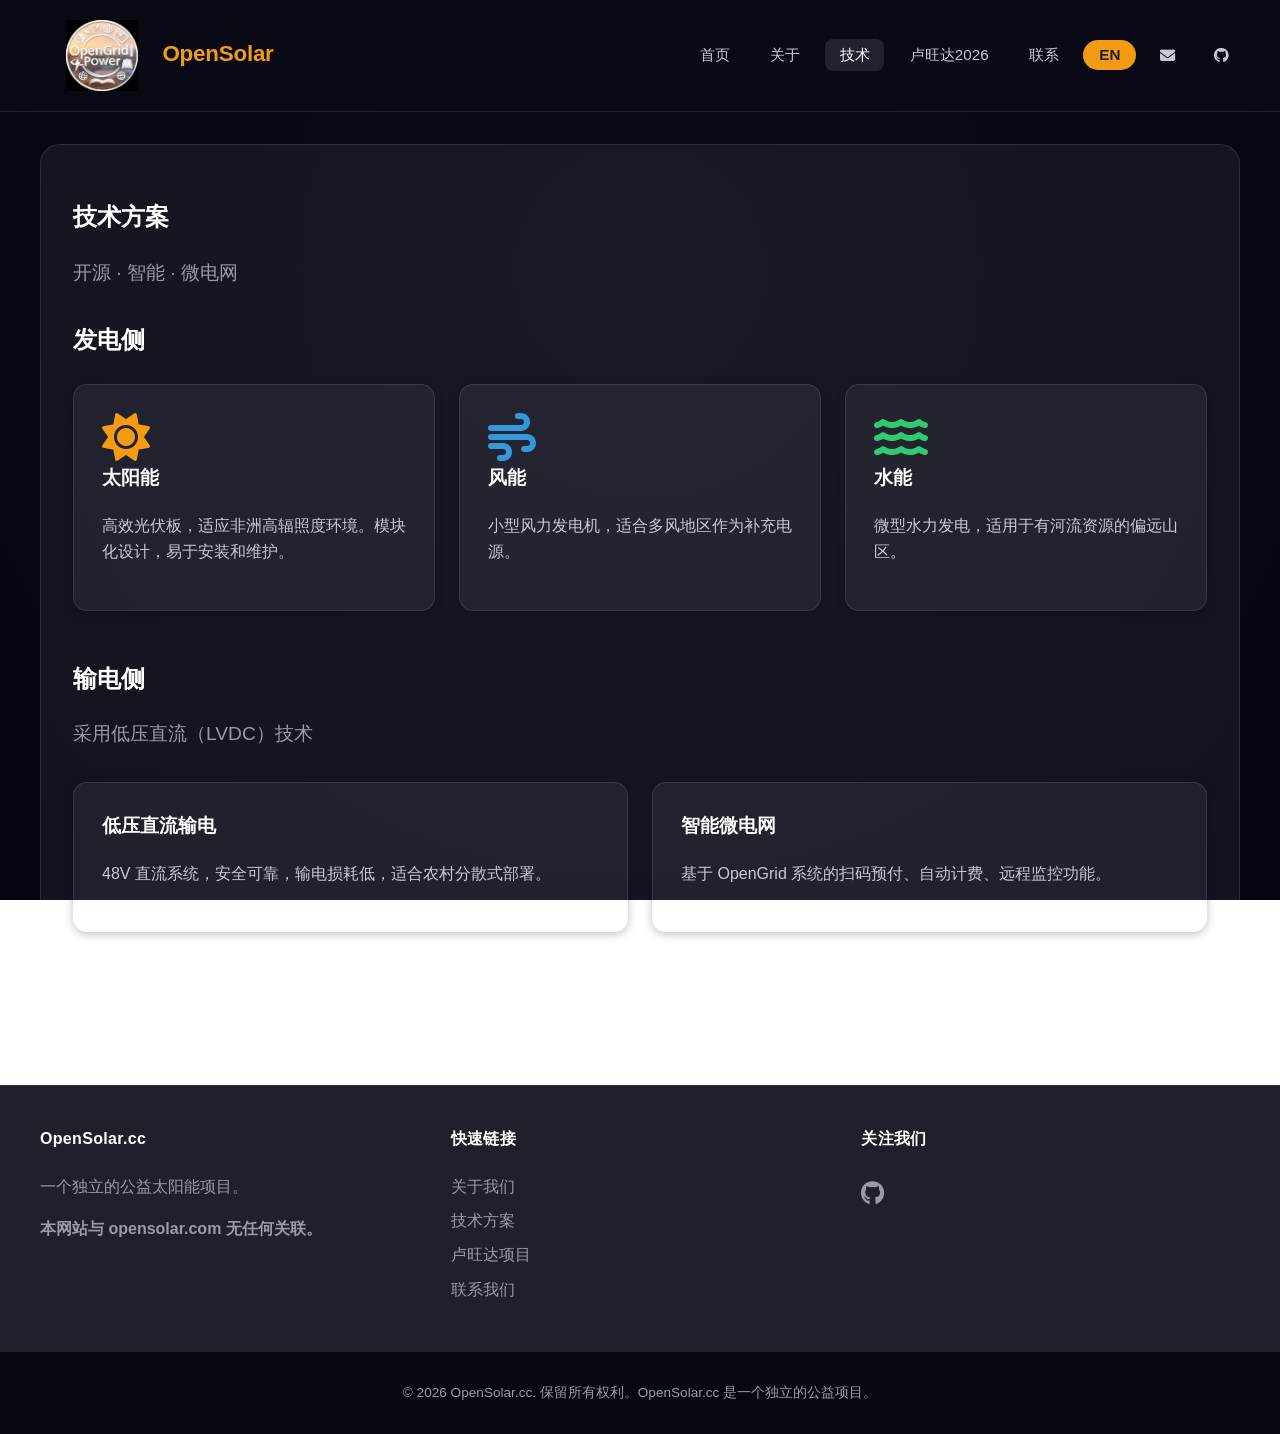
<file: zh/tech.html>
<!DOCTYPE html>
<html lang="zh-CN">
<head>
  <meta charset="UTF-8">
  <meta name="viewport" content="width=device-width, initial-scale=1.0">
  <title>技术方案 - OpenSolar.cc 智能微电网</title>
  <meta name="description" content="OpenSolar.cc 采用太阳能、风能、水能发电 + 低压直流输电技术，为非洲离网社区提供开源智能微电网解决方案。独立公益项目。">
  <meta name="robots" content="index, follow">
  <link rel="canonical" href="https://opensolar.cc/zh/tech.html">
  <link rel="alternate" hreflang="zh-CN" href="https://opensolar.cc/zh/tech.html">
  <link rel="alternate" hreflang="en" href="https://opensolar.cc/tech.html">

  <meta property="og:title" content="技术方案 - OpenSolar.cc 智能微电网">
  <meta property="og:description" content="太阳能、风能、水能 + 低压直流输电的开源智能微电网方案。">
  <meta property="og:url" content="https://opensolar.cc/zh/tech.html">
  <meta property="og:type" content="website">
  <meta property="og:image" content="https://opensolar.cc/OpenSolar_logo.png">

  <meta name="twitter:card" content="summary_large_image">
  <meta name="twitter:title" content="技术方案 - OpenSolar.cc 智能微电网">
  <meta name="twitter:description" content="太阳能、风能、水能 + 低压直流输电的开源智能微电网方案。">

  <link rel="stylesheet" href="../style.css">
  <link rel="stylesheet" href="https://cdnjs.cloudflare.com/ajax/libs/font-awesome/6.5.1/css/all.min.css">
  <link rel="icon" type="image/png" href="../OpenSolar_logo.png">
</head>
<body>
  <header>
    <nav>
      <button class="mobile-nav-toggle" aria-label="Toggle navigation">
        <i class="fas fa-bars"></i>
      </button>
      <ul>
        <li class="logo"><a href="index.html"><img src="../OpenSolar_logo.png" alt="OpenSolar.cc Logo" class="logo-img">OpenSolar</a></li>
        <li><a href="index.html">首页</a></li>
        <li><a href="about.html">关于</a></li>
        <li><a href="tech.html" class="active">技术</a></li>
        <li><a href="rwanda-solar-shipment-2026.html">卢旺达2026</a></li>
        <li><a href="contact.html">联系</a></li>
        <li class="lang-switch"><a href="../tech.html">EN</a></li>
        <li><a href="mailto:news@opensolar.cc"><i class="fas fa-envelope"></i></a></li>
        <li><a href="https://github.com/opensolarpower" target="_blank"><i class="fab fa-github"></i></a></li>
      </ul>
    </nav>
  </header>
  <main>
    <section class="tech-intro">
      <h1>技术方案</h1>
      <p class="subtitle">开源 · 智能 · 微电网</p>
      <div class="tech-stack">
        <h2>发电侧</h2>
        <div class="stack-items">
          <div class="stack-item">
            <i class="fas fa-sun fa-3x" style="color: #f39c12;"></i>
            <h3>太阳能</h3>
            <p>高效光伏板，适应非洲高辐照度环境。模块化设计，易于安装和维护。</p>
          </div>
          <div class="stack-item">
            <i class="fas fa-wind fa-3x" style="color: #3498db;"></i>
            <h3>风能</h3>
            <p>小型风力发电机，适合多风地区作为补充电源。</p>
          </div>
          <div class="stack-item">
            <i class="fas fa-water fa-3x" style="color: #2ecc71;"></i>
            <h3>水能</h3>
            <p>微型水力发电，适用于有河流资源的偏远山区。</p>
          </div>
        </div>
      </div>
      <div class="tech-stack">
        <h2>输电侧</h2>
        <p class="subtitle">采用低压直流（LVDC）技术</p>
        <div class="solution-cards">
          <div class="card">
            <h3>低压直流输电</h3>
            <p>48V 直流系统，安全可靠，输电损耗低，适合农村分散式部署。</p>
          </div>
          <div class="card">
            <h3>智能微电网</h3>
            <p>基于 OpenGrid 系统的扫码预付、自动计费、远程监控功能。</p>
          </div>
        </div>
      </div>
    </section>
  </main>
  <footer>
    <div class="footer-content">
      <div class="footer-section">
        <h4>OpenSolar.cc</h4>
        <p>一个独立的公益太阳能项目。</p>
        <p><strong>本网站与 opensolar.com 无任何关联。</strong></p>
      </div>
      <div class="footer-section">
        <h4>快速链接</h4>
        <ul>
          <li><a href="about.html">关于我们</a></li>
          <li><a href="tech.html">技术方案</a></li>
          <li><a href="rwanda-solar-shipment-2026.html">卢旺达项目</a></li>
          <li><a href="contact.html">联系我们</a></li>
        </ul>
      </div>
      <div class="footer-section">
        <h4>关注我们</h4>
        <div class="social-links">
          <a href="https://github.com/opensolarpower" target="_blank"><i class="fab fa-github"></i></a>
        </div>
      </div>
    </div>
    <div class="footer-bottom">
      <p>&copy; 2026 OpenSolar.cc. 保留所有权利。OpenSolar.cc 是一个独立的公益项目。</p>
    </div>
  </footer>
  <script src="../script.js"></script>
</body>
</html>
</file>
<file: style.css>
/* OpenSolar Design System v2 — refined dark, solar amber accent */
:root {
  --bg-deep: #0a0a18;
  --bg-card: rgba(255, 255, 255, 0.06);
  --bg-card-strong: rgba(255, 255, 255, 0.09);
  --ink: #eaeaf0;
  --ink-soft: #c9c9d4;
  --ink-mute: #9a9aa8;
  --amber: #f39c12;
  --amber-hover: #ffb337;
  --amber-dim: rgba(243, 156, 18, 0.14);
  --border: rgba(255, 255, 255, 0.10);
  --border-strong: rgba(255, 255, 255, 0.18);
  --radius-sm: 8px;
  --radius-md: 14px;
  --radius-lg: 20px;
  --shadow-sm: 0 2px 10px rgba(0, 0, 0, 0.25);
  --shadow-md: 0 12px 32px rgba(0, 0, 0, 0.35);
  --ease: cubic-bezier(0.22, 1, 0.36, 1);
  --dur: 0.25s;
}

/* 基本样式 */
body {
  font-family: 'Inter', -apple-system, BlinkMacSystemFont, 'Segoe UI', Roboto, Arial, sans-serif;
  margin: 0;
  padding: 0;
  line-height: 1.65;
  background: linear-gradient(rgba(5, 5, 16, 0.75), rgba(5, 5, 16, 0.75)),
              radial-gradient(circle at 50% 30%, #1c1c33 0%, #101024 55%, #050510 100%);
  background-attachment: fixed;
  min-height: 100vh;
  display: flex;
  flex-direction: column;
  color: var(--ink);
  -webkit-font-smoothing: antialiased;
  text-rendering: optimizeLegibility;
}

::selection {
  background: var(--amber);
  color: #1a1a2e;
}

/* 头部样式 */
header {
  background: rgba(10, 10, 24, 0.82);
  backdrop-filter: blur(16px);
  -webkit-backdrop-filter: blur(16px);
  border-bottom: 1px solid var(--border);
  color: #fff;
  padding: 0.75rem 0;
  text-align: center;
  position: sticky;
  top: 0;
  z-index: 100;
}

header h1 {
  margin: 0;
}

/* 导航样式 */
nav ul {
  list-style: none;
  padding: 0;
  margin: 0.5rem 0;
  display: flex;
  align-items: center;
  justify-content: flex-start;
  padding-left: 1rem;
  max-width: 1200px;
  margin-left: auto;
  margin-right: auto;
}

nav ul li {
  display: inline-block;
  margin: 0 0.35rem;
}

/* 社交按钮间距 */
nav ul li:nth-last-child(-n+3) {
  margin: 0 0.3rem;
}

.lang-switch a {
  background: var(--amber);
  color: #1a1a2e !important;
  border-radius: 980px;
  font-weight: 600;
  padding: 0.4rem 1rem;
  transition: background var(--dur) var(--ease);
}

.lang-switch a:hover {
  background: var(--amber-hover);
}

nav a {
  color: var(--ink-soft);
  text-decoration: none;
  padding: 0.45rem 0.9rem;
  border-radius: var(--radius-sm);
  font-size: 0.95rem;
  transition: color var(--dur) var(--ease), background var(--dur) var(--ease);
}

nav a:hover {
  color: #fff;
  background: rgba(255, 255, 255, 0.08);
}

/* 主体内容样式 */
main {
  padding: 2rem;
  max-width: 1200px;
  margin: 0 auto;
  flex: 1;
  width: 100%;
}

section {
  margin-bottom: 2.5rem;
}

/* 页脚样式 */
footer {
  background: rgba(8, 8, 20, 0.9);
  border-top: 1px solid var(--border);
  color: var(--ink-mute);
  padding: 2.5rem 0 0;
  margin-top: auto;
}

.footer-content {
  max-width: 1200px;
  margin: 0 auto;
  display: grid;
  grid-template-columns: repeat(auto-fit, minmax(250px, 1fr));
  gap: 2rem;
  padding: 0 2rem 2rem;
}

.footer-section h4 {
  color: #fff;
  margin-top: 0;
  letter-spacing: 0.02em;
}

.footer-section ul {
  list-style: none;
  padding: 0;
}

.footer-section ul li {
  margin-bottom: 0.5rem;
}

.footer-section ul li a {
  color: var(--ink-mute);
  text-decoration: none;
  transition: color var(--dur) var(--ease);
}

.footer-section ul li a:hover {
  color: #fff;
}

.social-links a {
  color: var(--ink-mute);
  font-size: 1.5rem;
  margin-right: 1rem;
  transition: color var(--dur) var(--ease);
}

.social-links a:hover {
  color: var(--amber);
}

.footer-bottom {
  background: rgba(5, 5, 14, 0.9);
  text-align: center;
  padding: 1rem;
  font-size: 0.85rem;
  color: var(--ink-mute);
  border-top: 1px solid var(--border);
}

/* 按钮样式 */
.btn-primary {
  display: inline-block;
  background: var(--amber);
  color: #1a1a2e;
  padding: 0.85rem 2.2rem;
  border-radius: 980px;
  text-decoration: none;
  font-weight: 600;
  letter-spacing: 0.01em;
  transition: all var(--dur) var(--ease);
  box-shadow: 0 0 0 0 rgba(243, 156, 18, 0.35);
}

.btn-primary:hover {
  background: var(--amber-hover);
  transform: translateY(-1px);
  box-shadow: 0 8px 24px rgba(243, 156, 18, 0.30);
}

/* 主页样式 */
.hero {
  text-align: center;
  padding: 4.5rem 2rem;
  background: var(--bg-card);
  border: 1px solid var(--border);
  border-radius: var(--radius-lg);
  margin: 2rem 0;
  backdrop-filter: blur(8px);
  -webkit-backdrop-filter: blur(8px);
}

.hero h2 {
  color: #fff;
  letter-spacing: -0.01em;
}

.tagline {
  font-size: 1.4rem;
  color: var(--ink-soft);
  margin-bottom: 2rem;
  font-weight: 300;
}

.intro {
  max-width: 800px;
  margin: 0 auto;
  text-align: left;
  color: var(--ink-soft);
}

.features {
  display: grid;
  grid-template-columns: repeat(auto-fit, minmax(300px, 1fr));
  gap: 1.5rem;
  margin-top: 3rem;
}

.feature {
  background: var(--bg-card);
  border: 1px solid var(--border);
  padding: 2rem;
  border-radius: var(--radius-md);
  box-shadow: var(--shadow-sm);
  color: var(--ink);
  transition: transform 0.35s var(--ease), border-color 0.35s var(--ease), box-shadow 0.35s var(--ease);
}

.feature:hover {
  transform: translateY(-4px);
  border-color: var(--border-strong);
  box-shadow: var(--shadow-md);
}

.feature h3 {
  color: #fff;
  margin-top: 0;
}

/* Campaign Highlight */
.campaign-highlight {
  background: linear-gradient(150deg, rgba(28, 28, 51, 0.9), rgba(45, 45, 68, 0.9));
  border: 1px solid var(--amber);
  border-radius: var(--radius-lg);
  padding: 2.5rem 2rem;
  text-align: center;
  margin-bottom: 2rem;
  box-shadow: 0 0 40px rgba(243, 156, 18, 0.10);
}

.campaign-badge {
  display: inline-block;
  background: var(--amber);
  color: #1a1a2e;
  padding: 0.35rem 1.1rem;
  border-radius: 980px;
  font-size: 0.85rem;
  font-weight: 700;
  letter-spacing: 0.04em;
  text-transform: uppercase;
  margin-bottom: 1rem;
}

.campaign-highlight h2 {
  color: #fff;
  margin-top: 0;
}

.campaign-highlight p {
  color: var(--ink-soft);
  max-width: 600px;
  margin: 0 auto 1.5rem;
}

/* Independence Badge */
.independence-badge {
  display: inline-block;
  background: var(--amber-dim);
  border: 1px solid var(--amber);
  color: var(--amber);
  padding: 0.35rem 1rem;
  border-radius: 980px;
  font-size: 0.85rem;
  font-weight: 500;
  margin-top: 0.5rem;
}

/* FAQ Section */
.faq-section {
  background: var(--bg-card);
  border: 1px solid var(--border);
  border-radius: var(--radius-lg);
  padding: 2.5rem 2rem;
  margin-top: 3rem;
}

.faq-section h2 {
  color: #fff;
  text-align: center;
  margin-bottom: 2rem;
}

.faq-list {
  max-width: 800px;
  margin: 0 auto;
}

.faq-item {
  background: var(--bg-card-strong);
  border: 1px solid var(--border);
  border-radius: var(--radius-md);
  padding: 1.5rem;
  margin-bottom: 1rem;
}

.faq-item h3 {
  color: var(--amber);
  margin-top: 0;
  font-size: 1.1rem;
}

.faq-item div {
  color: var(--ink-soft);
  line-height: 1.8;
}

/* 关于页面样式 */
.about-intro {
  background: var(--bg-card);
  border: 1px solid var(--border);
  padding: 2rem;
  border-radius: var(--radius-lg);
  color: var(--ink);
}

.about-intro h1 {
  color: #fff;
}

.subtitle {
  color: var(--ink-mute);
  font-size: 1.2rem;
  margin-bottom: 2rem;
}

.about-content {
  display: grid;
  grid-template-columns: repeat(auto-fit, minmax(300px, 1fr));
  gap: 1.5rem;
}

.history, .mission, .values, .team {
  background: var(--bg-card);
  border: 1px solid var(--border);
  padding: 1.75rem;
  border-radius: var(--radius-md);
  box-shadow: var(--shadow-sm);
}

.history h2, .mission h2, .values h2, .team h2 {
  color: #fff;
}

/* 增加段落间距 */
.about-content p {
  margin-bottom: 2em;
  line-height: 2;
}

.values ul {
  list-style: disc;
  padding-left: 1.5rem;
}

.values ul li {
  margin-bottom: 0.8rem;
}

.team-members {
  display: grid;
  gap: 1rem;
}

.member {
  padding: 1rem;
  background: var(--bg-card-strong);
  border: 1px solid var(--border);
  border-radius: var(--radius-sm);
}

.member h4 {
  margin: 0 0 0.5rem 0;
  color: #fff;
}

/* 技术页面样式 */
.tech-intro {
  background: var(--bg-card);
  border: 1px solid var(--border);
  padding: 2rem;
  border-radius: var(--radius-lg);
  color: var(--ink);
}

.tech-intro h1 {
  color: #fff;
}

.tech-stack {
  margin-bottom: 3rem;
}

.tech-stack h2 {
  color: #fff;
}

.stack-items {
  display: grid;
  grid-template-columns: repeat(auto-fit, minmax(300px, 1fr));
  gap: 1.5rem;
  margin-top: 1.5rem;
}

.stack-item {
  background: var(--bg-card);
  border: 1px solid var(--border);
  padding: 1.75rem;
  border-radius: var(--radius-md);
  box-shadow: var(--shadow-sm);
  transition: transform 0.35s var(--ease), border-color 0.35s var(--ease);
}

.stack-item:hover {
  transform: translateY(-3px);
  border-color: var(--border-strong);
}

.stack-item h3 {
  color: #fff;
  margin-top: 0;
}

.stack-item p {
  color: var(--ink-soft);
}

.solution-cards {
  display: grid;
  grid-template-columns: repeat(auto-fit, minmax(300px, 1fr));
  gap: 1.5rem;
  margin-top: 1.5rem;
}

.card {
  background: var(--bg-card);
  border: 1px solid var(--border);
  padding: 1.75rem;
  border-radius: var(--radius-md);
  box-shadow: var(--shadow-sm);
  transition: transform 0.35s var(--ease), border-color 0.35s var(--ease);
}

.card:hover {
  transform: translateY(-3px);
  border-color: var(--border-strong);
}

.card h3 {
  color: #fff;
  margin-top: 0;
}

.card p {
  color: var(--ink-soft);
}

/* 联系页面样式 */
.contact-section {
  background: var(--bg-card);
  border: 1px solid var(--border);
  padding: 2rem;
  border-radius: var(--radius-lg);
  color: var(--ink);
}

.contact-section h1 {
  color: #fff;
}

.contact-content {
  display: grid;
  grid-template-columns: 1fr 1fr;
  gap: 2rem;
  margin-top: 2rem;
}

.contact-form {
  background: var(--bg-card);
  border: 1px solid var(--border);
  padding: 1.75rem;
  border-radius: var(--radius-md);
  box-shadow: var(--shadow-sm);
}

.form-group {
  margin-bottom: 1.5rem;
}

.form-group label {
  display: block;
  margin-bottom: 0.5rem;
  color: var(--ink);
  font-weight: 500;
  font-size: 0.95rem;
}

.form-group input,
.form-group textarea {
  width: 100%;
  padding: 0.8rem 1rem;
  border: 1px solid var(--border-strong);
  border-radius: var(--radius-sm);
  font-size: 1rem;
  background: rgba(255, 255, 255, 0.06);
  color: var(--ink);
  transition: border-color var(--dur) var(--ease), box-shadow var(--dur) var(--ease);
}

.form-group input:focus,
.form-group textarea:focus {
  outline: none;
  border-color: var(--amber);
  box-shadow: 0 0 0 3px var(--amber-dim);
}

.form-group textarea {
  resize: vertical;
}

.form-group select {
  width: 100%;
  padding: 0.8rem 1rem;
  border: 1px solid var(--border-strong);
  border-radius: var(--radius-sm);
  font-size: 1rem;
  background: rgba(255, 255, 255, 0.06);
  color: var(--ink);
}

.form-group select option {
  background: #1a1a2e;
  color: var(--ink);
}

button[type="submit"] {
  background: var(--amber);
  color: #1a1a2e;
  padding: 0.85rem 2.2rem;
  border: none;
  border-radius: 980px;
  cursor: pointer;
  font-size: 1rem;
  font-weight: 600;
  transition: all var(--dur) var(--ease);
}

button[type="submit"]:hover {
  background: var(--amber-hover);
  transform: translateY(-1px);
  box-shadow: 0 8px 24px rgba(243, 156, 18, 0.30);
}

.contact-info {
  background: var(--bg-card);
  border: 1px solid var(--border);
  padding: 1.75rem;
  border-radius: var(--radius-md);
  box-shadow: var(--shadow-sm);
}

.info-item {
  margin-bottom: 1.5rem;
}

.info-item h4 {
  color: var(--amber);
  margin: 0 0 0.5rem 0;
}

.info-item a {
  color: #6db3f2;
  text-decoration: none;
}

.info-item a:hover {
  text-decoration: underline;
}

/* Rwanda 页面样式 */
.rwanda-intro {
  background: var(--bg-card);
  border: 1px solid var(--border);
  padding: 2rem;
  border-radius: var(--radius-lg);
  color: var(--ink);
}

.rwanda-intro h1 {
  color: #fff;
}

.shipment-timeline {
  margin: 2rem 0;
}

.timeline-item {
  display: flex;
  align-items: flex-start;
  gap: 1rem;
  margin-bottom: 1.5rem;
}

.timeline-date {
  min-width: 120px;
  font-weight: 600;
  color: var(--amber);
}

.timeline-content {
  color: var(--ink-soft);
}

.shipment-details {
  display: grid;
  grid-template-columns: repeat(auto-fit, minmax(250px, 1fr));
  gap: 1.5rem;
  margin: 2rem 0;
}

.shipment-card {
  background: var(--bg-card);
  border: 1px solid var(--border);
  padding: 1.75rem;
  border-radius: var(--radius-md);
  box-shadow: var(--shadow-sm);
}

.shipment-card h3 {
  color: #fff;
  margin-top: 0;
}

.cta-section {
  text-align: center;
  background: linear-gradient(150deg, rgba(28, 28, 51, 0.9), rgba(45, 45, 68, 0.9));
  border: 1px solid var(--amber);
  border-radius: var(--radius-lg);
  padding: 2.5rem 2rem;
  margin-top: 2rem;
  box-shadow: 0 0 40px rgba(243, 156, 18, 0.10);
}

.cta-section h2 {
  color: #fff;
}

/* 响应式设计 */
@media (max-width: 768px) {
  :root {
    --header-height: 80px;
  }

  header {
    padding: 0.5rem;
    position: fixed;
    top: 0;
    left: 0;
    right: 0;
    z-index: 1000;
    height: var(--header-height);
    box-shadow: var(--shadow-sm);
  }

  nav {
    position: relative;
  }

  .mobile-nav-toggle {
    position: absolute;
    right: 1rem;
    top: 50%;
    transform: translateY(-50%);
    z-index: 1001;
  }

  main {
    padding-top: calc(var(--header-height) + 20px);
  }

  nav ul {
    display: none;
    flex-direction: column;
    position: absolute;
    top: 100%;
    left: 0;
    right: 0;
    background: rgba(10, 10, 24, 0.97);
    backdrop-filter: blur(16px);
    -webkit-backdrop-filter: blur(16px);
    border-bottom: 1px solid var(--border);
    padding: 1rem 0;
    z-index: 999;
  }

  nav ul.active {
    display: flex;
  }

  nav ul li {
    display: block;
    margin: 0.5rem 0;
    text-align: center;
  }

  .mobile-nav-toggle {
    display: block;
    background: transparent;
    border: none;
    color: #fff;
    font-size: 1.5rem;
    cursor: pointer;
    padding: 0.5rem;
  }

  .welcome-container {
    height: auto;
    padding: 2rem 1rem;
  }

  .welcome-text {
    margin-top: 2rem;
    transform: none;
    padding: 1rem;
  }

  .animated-text {
    font-size: 2rem;
    line-height: 1.2;
  }

  .animated-subtext {
    font-size: 1rem;
    margin-top: 0.5rem;
  }

  .welcome-bg {
    height: 100%;
    object-position: center;
  }

  .hero {
    padding: 2rem 1rem;
  }

  .features {
    grid-template-columns: 1fr;
    gap: 1rem;
  }

  .contact-content {
    grid-template-columns: 1fr;
    gap: 1rem;
  }

  .form-group input,
  .form-group textarea {
    font-size: 16px;
    padding: 0.8rem;
  }

  .footer-content {
    grid-template-columns: 1fr;
  }

  /* 触摸优化 */
  a, button {
    min-width: 44px;
    min-height: 44px;
  }

  /* 图片优化 */
  img {
    max-width: 100%;
    height: auto;
  }

  /* 防止双击缩放 */
  * {
    touch-action: manipulation;
  }

  .timeline-item {
    flex-direction: column;
  }

  .timeline-date {
    min-width: auto;
  }
}

@media (max-width: 480px) {
  header {
    padding: 0.25rem;
  }

  .animated-text {
    font-size: 2rem;
  }

  .animated-subtext {
    font-size: 1rem;
  }

  .welcome-text {
    padding: 1rem;
  }

  nav ul li {
    margin: 0.15rem;
    font-size: 0.9rem;
  }

  nav ul li.logo a {
    font-size: 1.2rem;
  }

  /* 社交按钮间距优化 */
  nav ul li:nth-last-child(-n+3) {
    margin: 0 0.15rem;
  }

  .contact-form,
  .contact-info {
    padding: 1rem;
  }
}

nav ul li.logo {
  margin-right: auto;
}

nav ul li.logo a {
  font-size: 1.4rem;
  font-weight: 700;
  padding: 0.4rem 0.8rem;
  color: var(--amber);
  letter-spacing: -0.01em;
}

nav ul li.logo a:hover {
  background: none;
  color: var(--amber-hover);
}

nav a.active {
  color: #fff;
  background: rgba(255, 255, 255, 0.10);
}

.logo-img {
  width: 72px;
  margin-right: 24px;
  vertical-align: middle;
}

/* Hide mobile toggle on desktop */
.mobile-nav-toggle {
  display: none;
}

/* 欢迎页面样式 */
.welcome-container {
  display: flex;
  flex-direction: column;
  align-items: center;
  justify-content: center;
  height: 100vh;
  overflow: hidden;
  position: relative;
}

.welcome-bg {
  position: absolute;
  top: 0;
  left: 0;
  width: 100%;
  height: 100%;
  object-fit: cover;
  z-index: 1;
  pointer-events: none;
  user-select: none;
}

.welcome-text {
  text-align: center;
  z-index: 2;
  background: transparent;
  padding: 1.5rem;
  border-radius: var(--radius-md);
  margin-top: 5%;
  transform: translateY(-50%);
}

.animated-text {
  font-size: 4rem;
  animation: fadeIn 2s var(--ease);
  color: #ffffff;
  letter-spacing: -0.02em;
  text-shadow: 0 4px 24px rgba(0, 0, 0, 0.5);
}

.animated-subtext {
  font-size: 1.5rem;
  margin-top: 1rem;
  animation: slideUp 1.5s var(--ease);
  color: var(--ink);
  font-weight: 300;
  text-shadow: 0 2px 12px rgba(0, 0, 0, 0.5);
}

.animated-image {
  margin-top: 3rem;
  width: 300px;
  height: 300px;
  overflow: hidden;
  border-radius: 50%;
  box-shadow: 0 0 40px rgba(243, 156, 18, 0.25);
}

.animated-image img {
  width: 100%;
  height: 100%;
  object-fit: cover;
  animation: rotate 20s linear infinite;
}

@keyframes fadeIn {
  0% { opacity: 0; transform: translateY(-20px); }
  100% { opacity: 1; transform: translateY(0); }
}

@keyframes slideUp {
  0% { opacity: 0; transform: translateY(20px); }
  100% { opacity: 1; transform: translateY(0); }
}

@keyframes rotateAlternate {
  0% { transform: rotate(0deg); }
  50% { transform: rotate(360deg); }
  100% { transform: rotate(0deg); }
}

@keyframes rotate {
  0% { transform: rotateY(0deg); }
  100% { transform: rotateY(360deg); }
}

/* Gallery grid */
.gallery-grid {
  display: grid;
  grid-template-columns: repeat(auto-fit, minmax(300px, 1fr));
  gap: 1.5rem;
  margin: 2rem 0;
}
.gallery-item {
  margin: 0;
  border-radius: var(--radius-md);
  overflow: hidden;
  background: var(--bg-card);
  border: 1px solid var(--border);
  transition: transform 0.35s var(--ease), border-color 0.35s var(--ease);
}
.gallery-item:hover {
  transform: translateY(-3px);
  border-color: var(--border-strong);
}
.gallery-item img,
.gallery-item video {
  width: 100%;
  height: auto;
  display: block;
}
.gallery-item figcaption {
  padding: 0.75rem 1rem;
  font-size: 0.9rem;
  color: var(--ink-mute);
  text-align: center;
}

@media (prefers-reduced-motion: reduce) {
  html { scroll-behavior: auto; }
  *, *::before, *::after {
    animation-duration: 0.01ms !important;
    animation-iteration-count: 1 !important;
    transition-duration: 0.01ms !important;
  }
}
</file>
